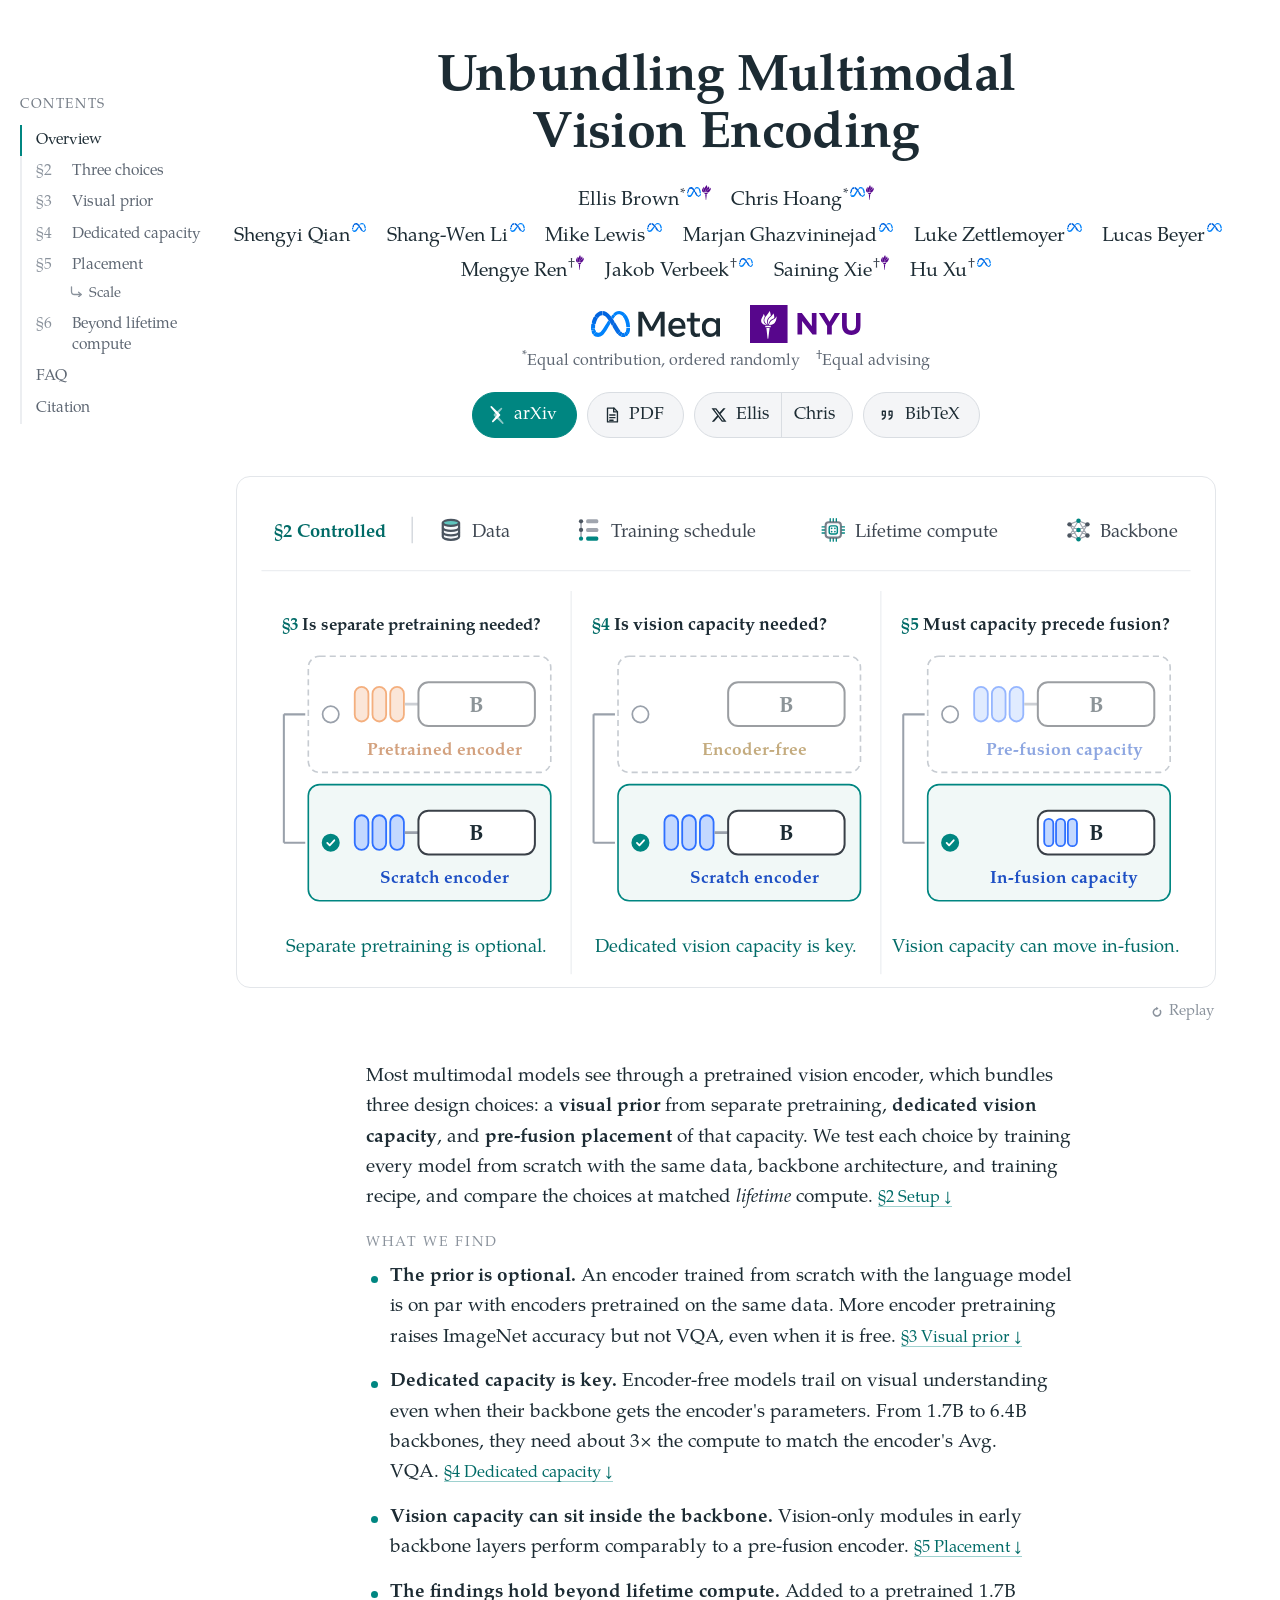
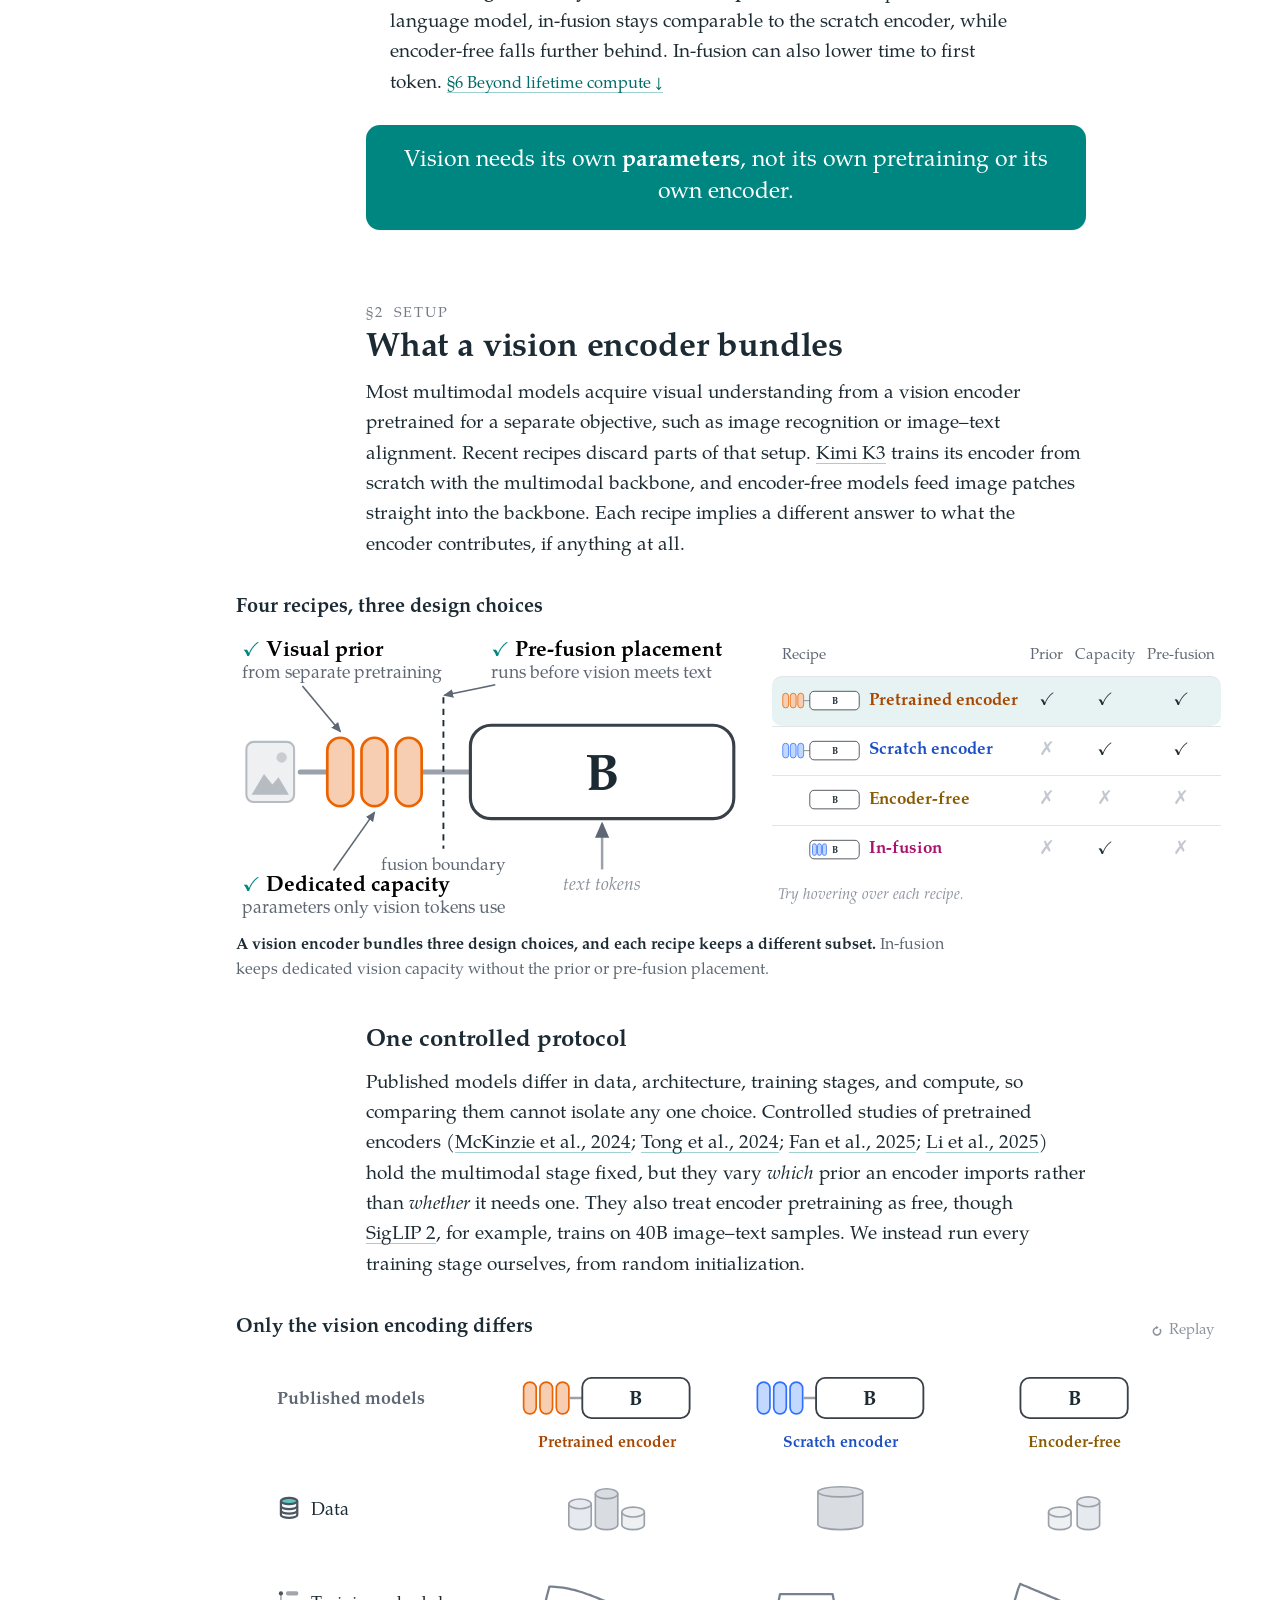
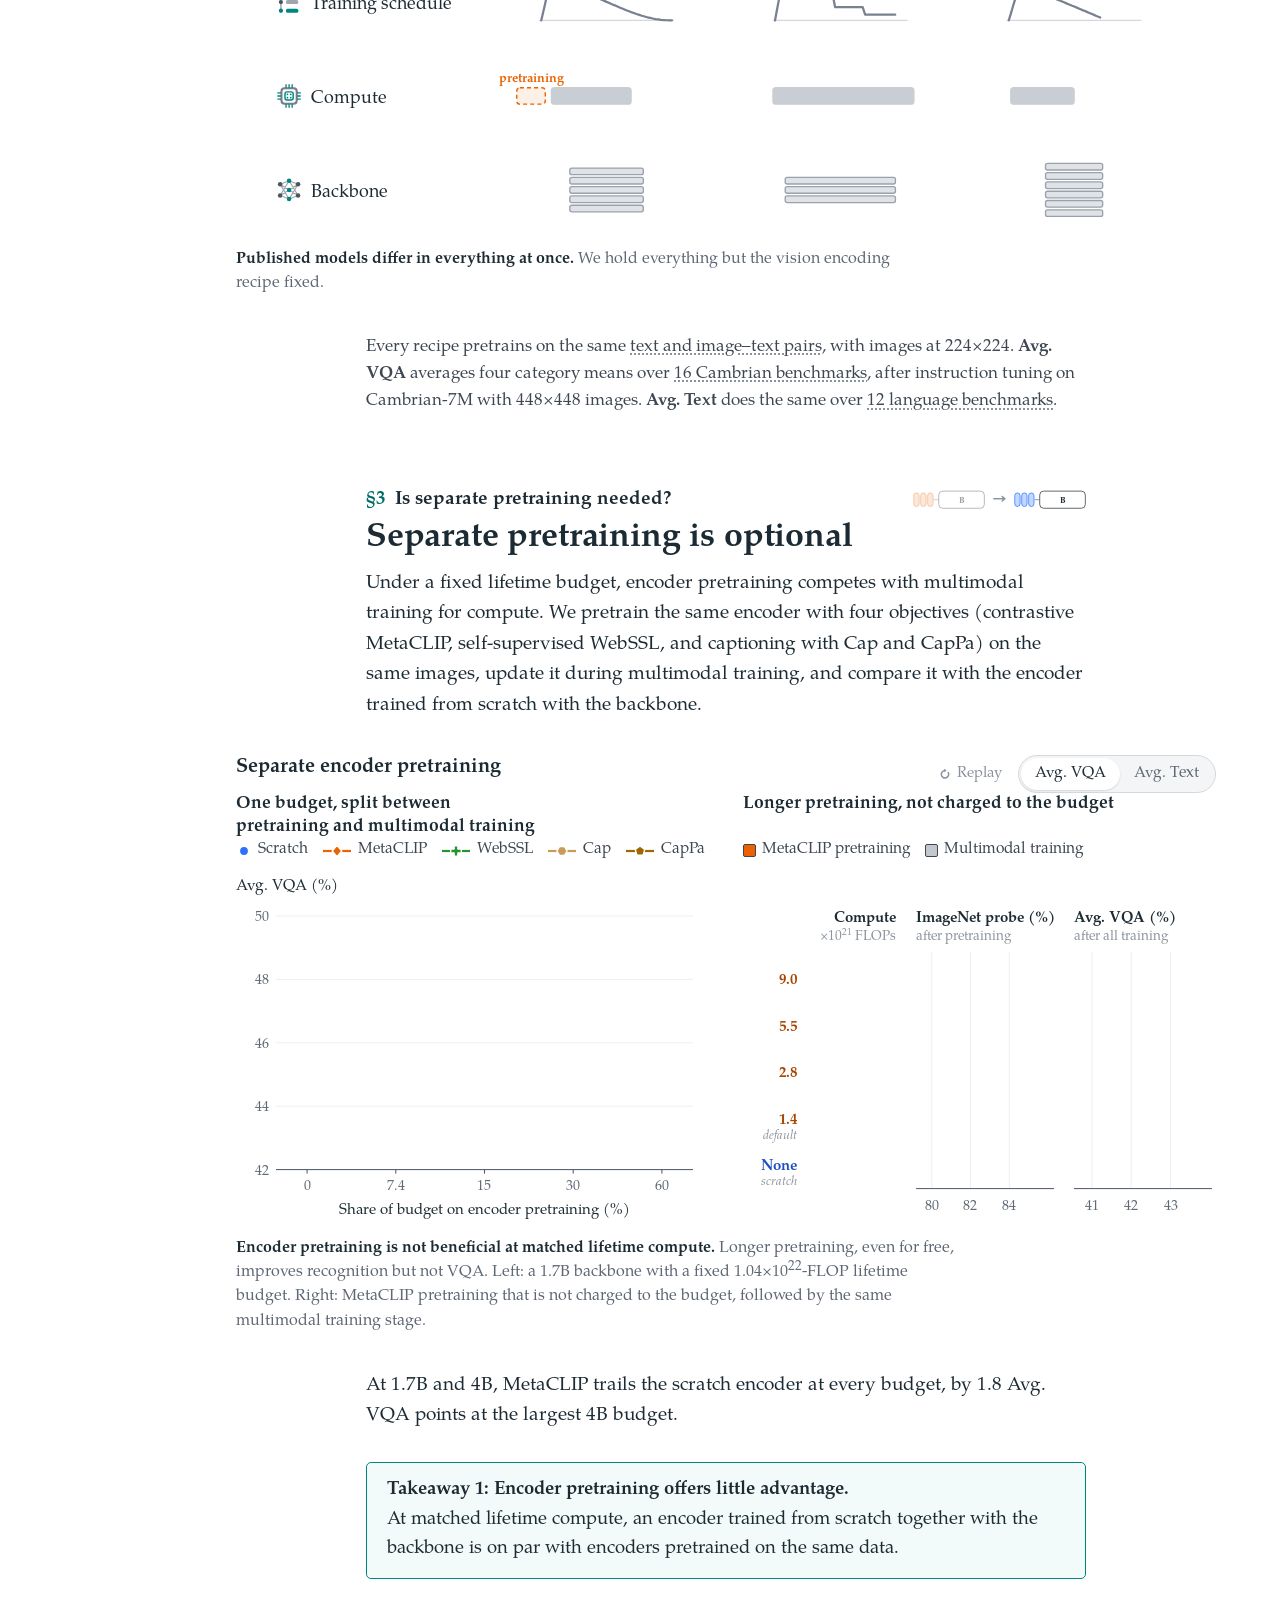
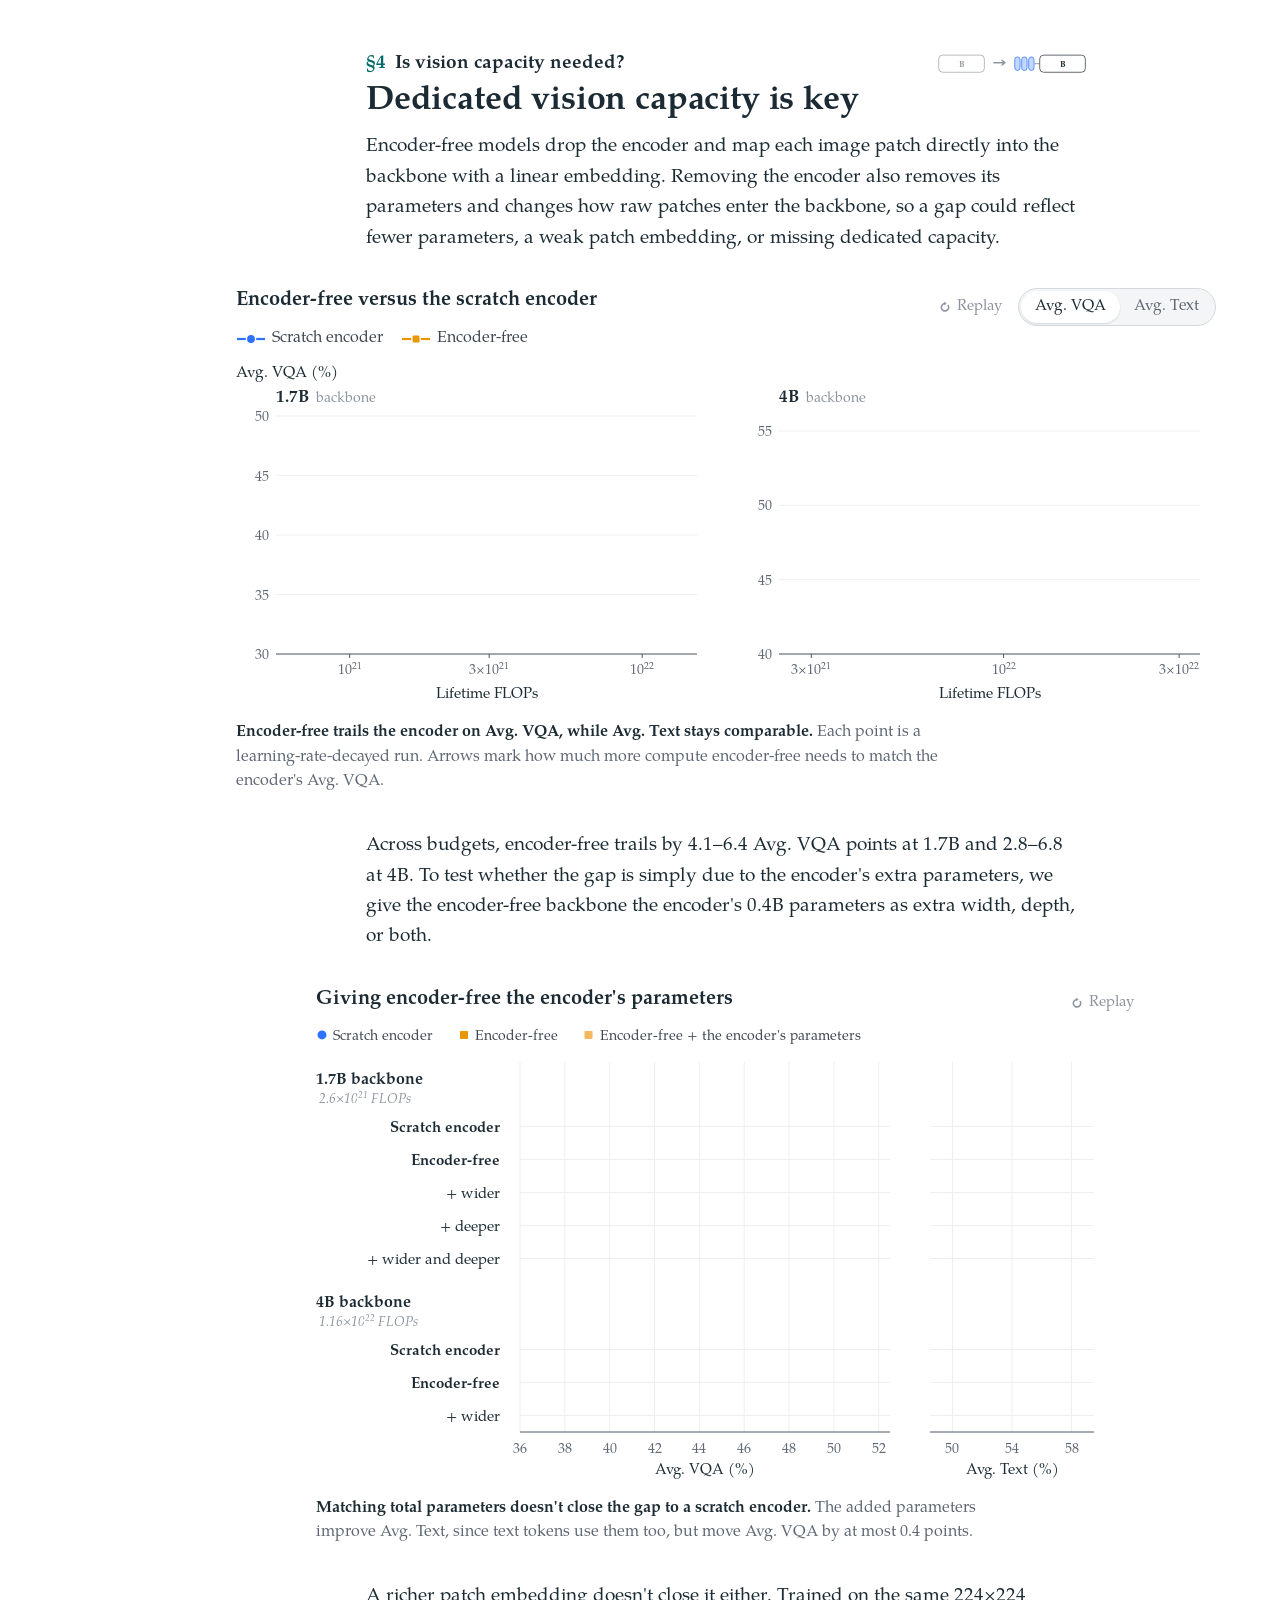
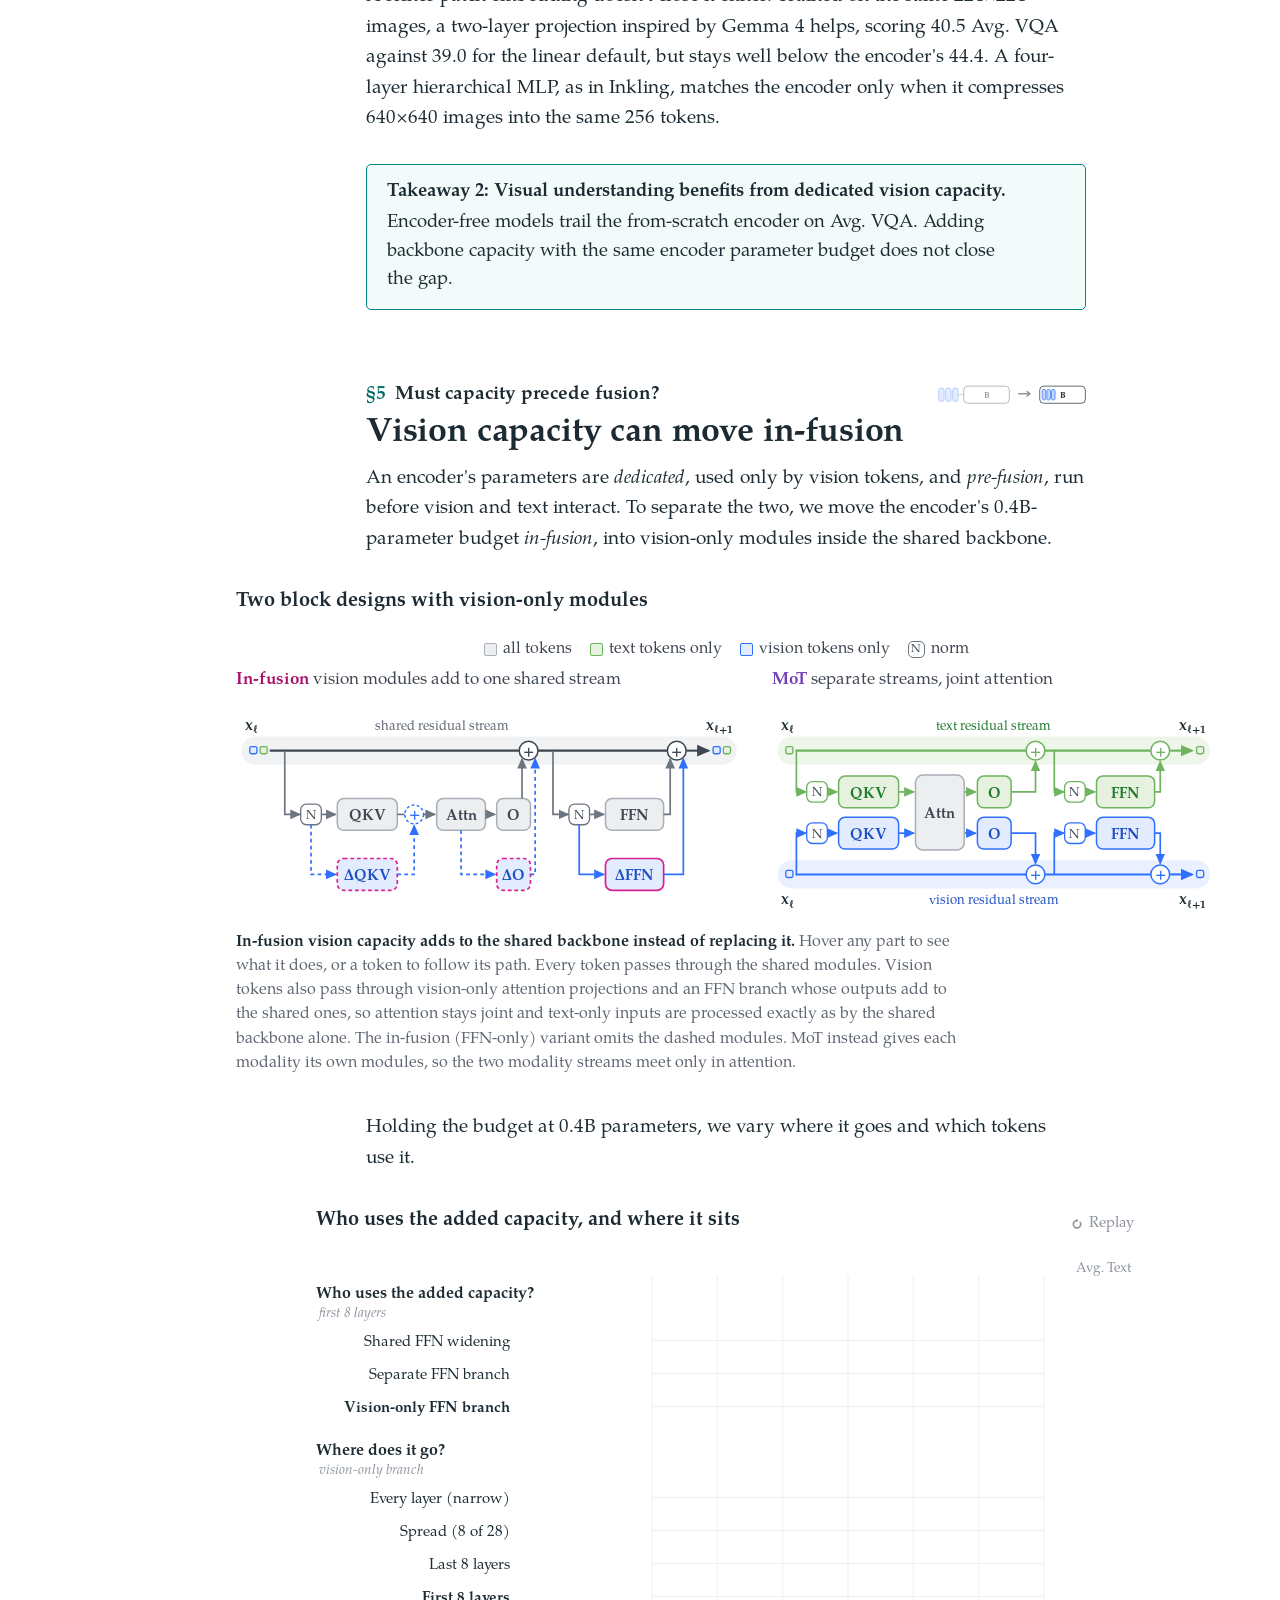
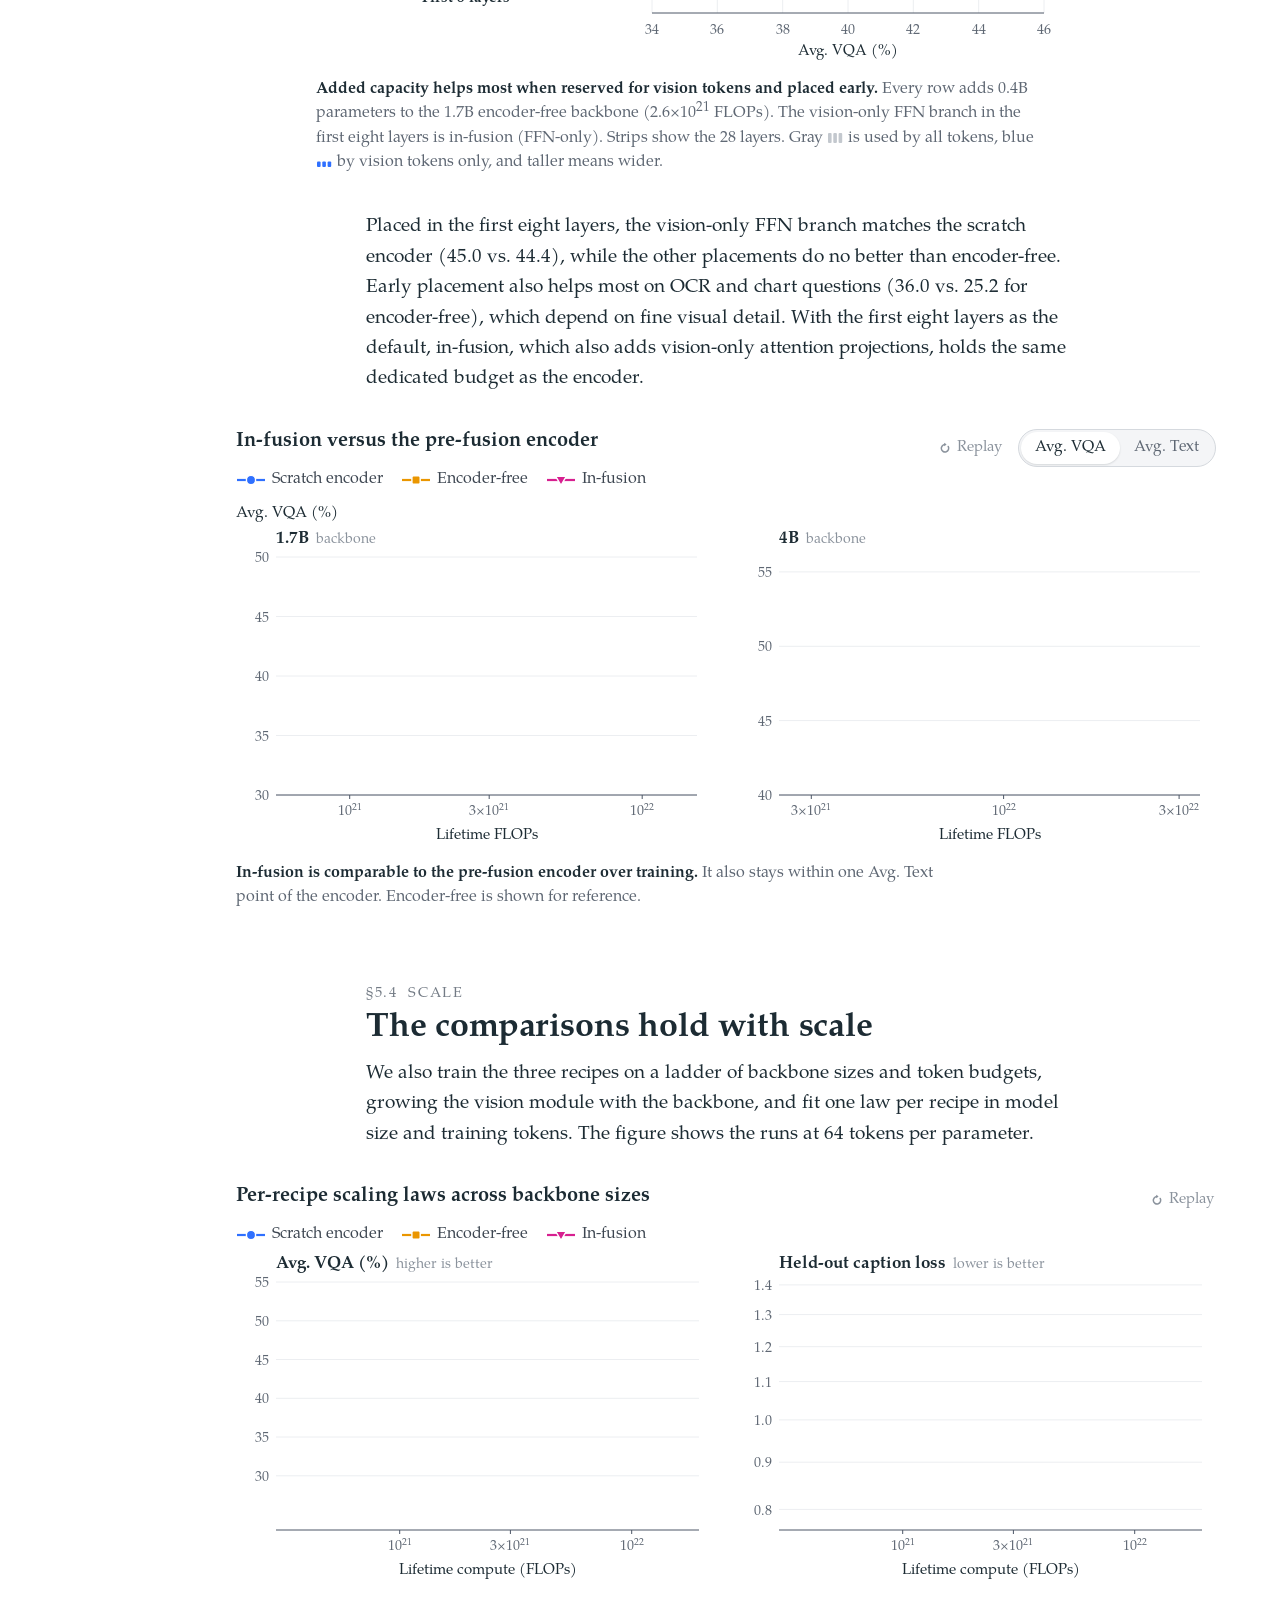
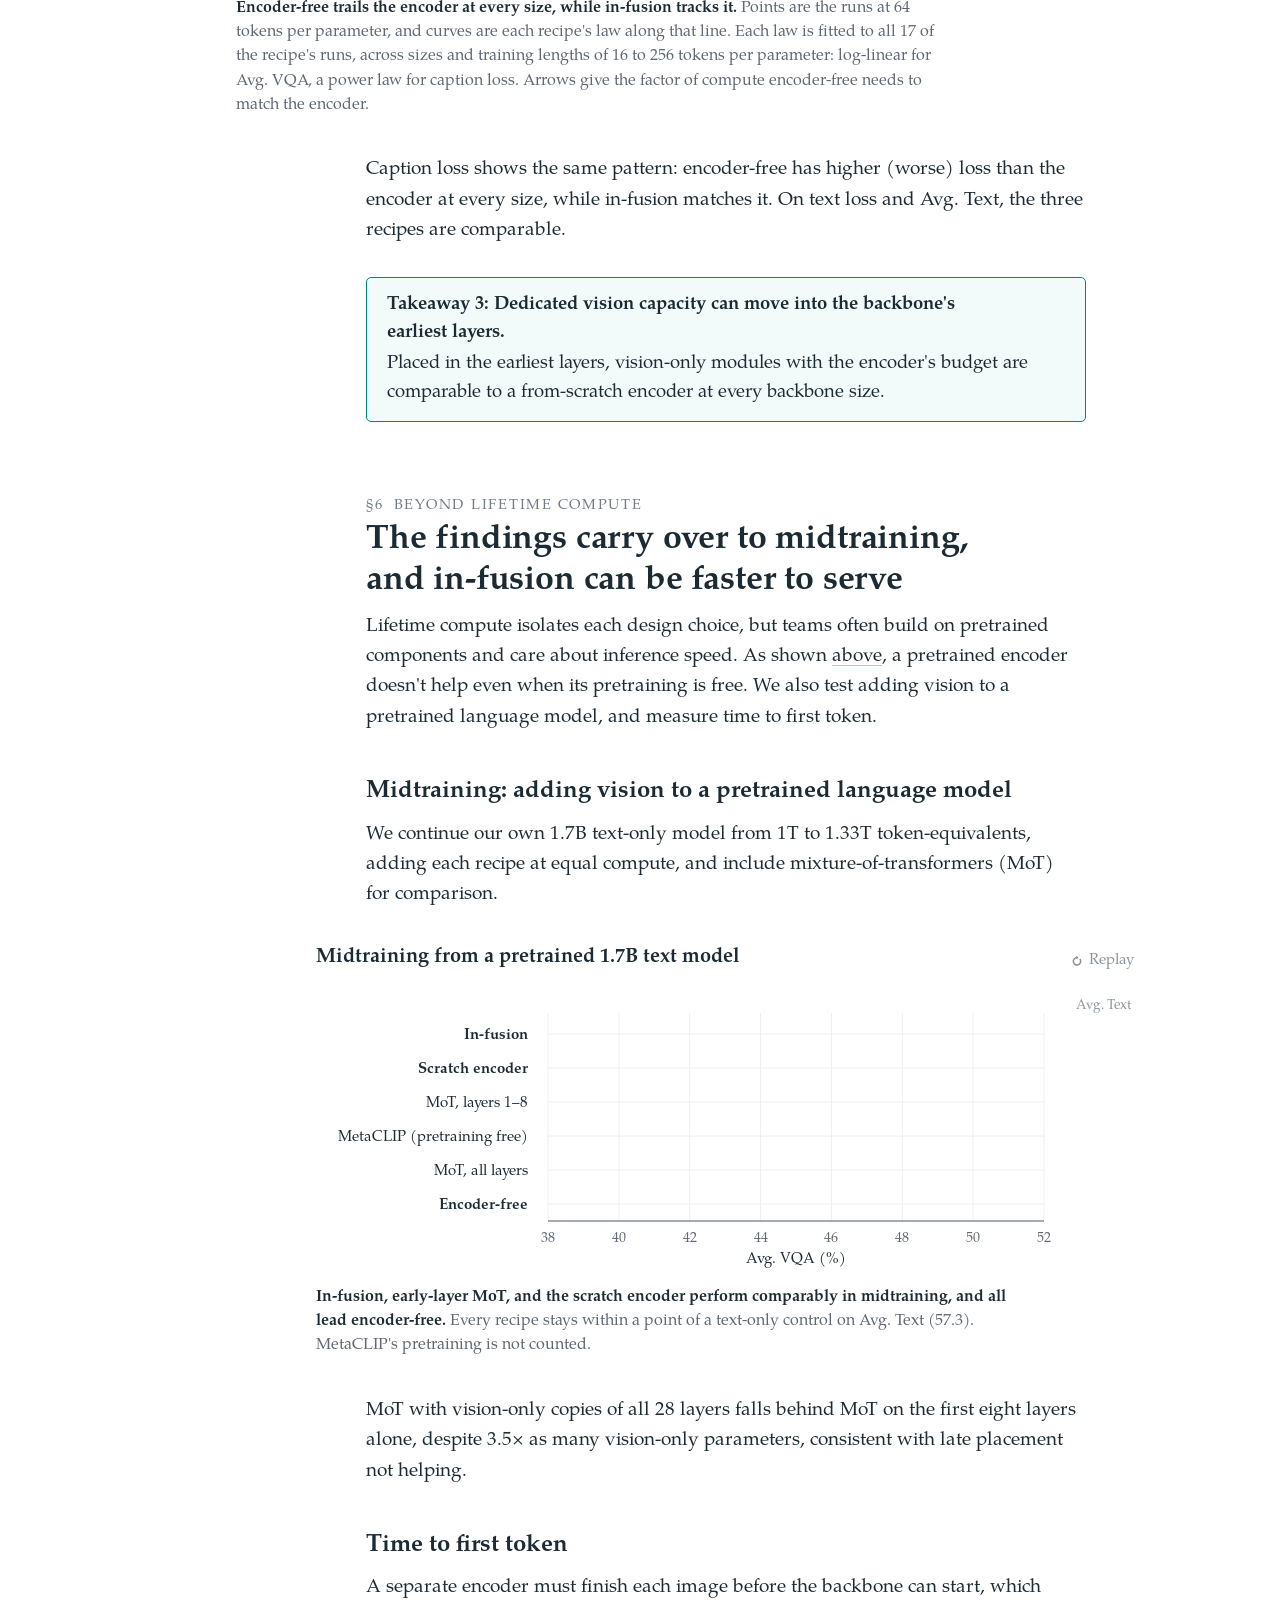
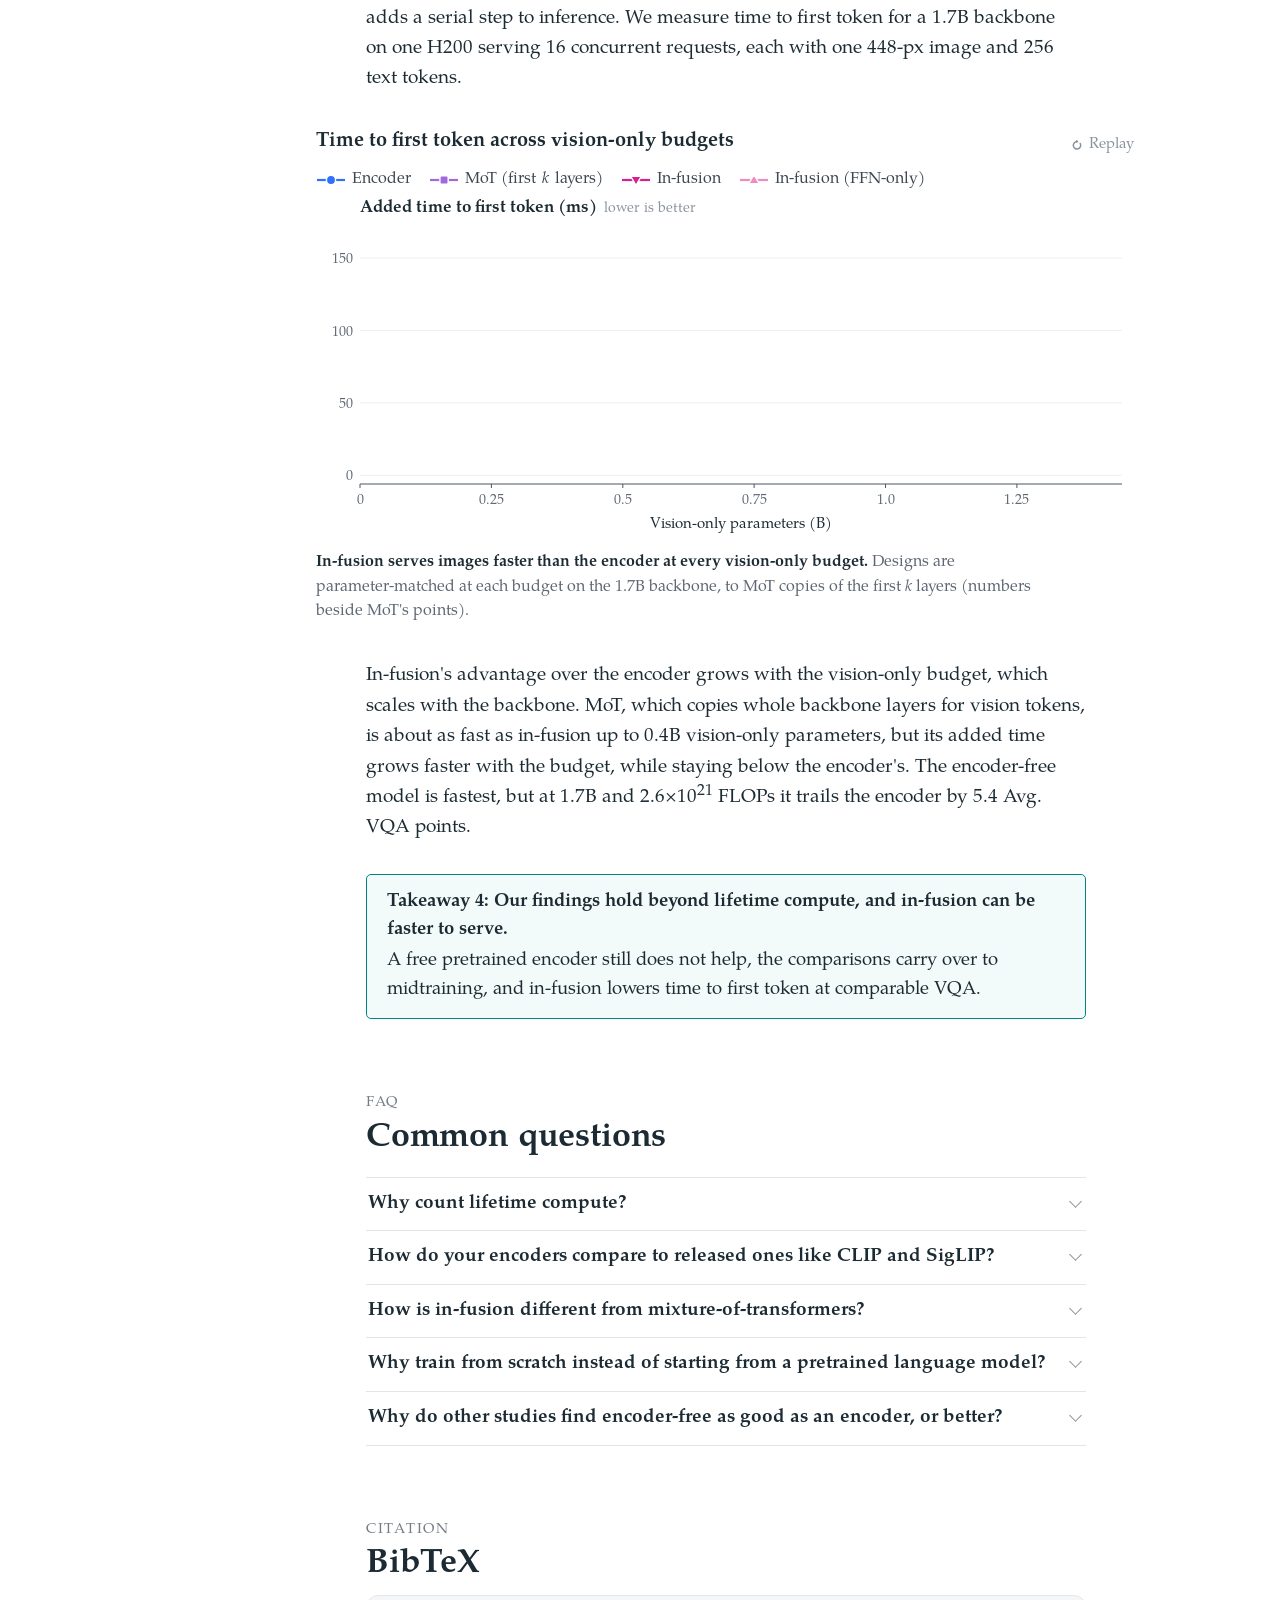
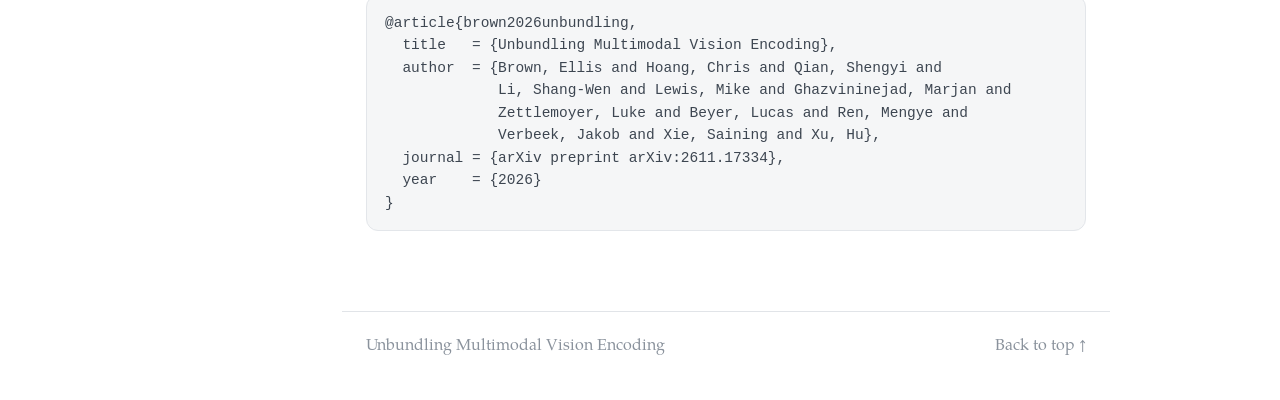
<file: index.html>
<!DOCTYPE html>
<html lang="en">
<head>
  <meta charset="utf-8">
  <meta name="viewport" content="width=device-width, initial-scale=1">
  <title>Unbundling Multimodal Vision Encoding</title>
  <meta name="description" content="A vision encoder bundles three design choices: a visual prior, dedicated vision capacity, and pre-fusion placement. Controlled from-scratch training at matched lifetime compute shows that only dedicated capacity keeps its advantage.">
  <link rel="canonical" href="https://unbundling.github.io/">
  <meta property="og:type" content="website">
  <meta property="og:title" content="Unbundling Multimodal Vision Encoding">
  <meta property="og:description" content="Of the three design choices a vision encoder bundles, only dedicated vision capacity keeps its advantage, and it needs neither separate pretraining nor pre-fusion placement.">
  <meta property="og:url" content="https://unbundling.github.io/">
  <meta property="og:image" content="https://unbundling.github.io/static/img/social-card.png">
  <meta name="twitter:card" content="summary_large_image">
  <meta name="twitter:title" content="Unbundling Multimodal Vision Encoding">
  <meta name="twitter:description" content="Of the three design choices a vision encoder bundles, only dedicated vision capacity keeps its advantage, and it needs neither separate pretraining nor pre-fusion placement.">
  <meta name="twitter:image" content="https://unbundling.github.io/static/img/social-card.png">
  <link rel="icon" href="static/img/favicon.svg" type="image/svg+xml">
  <link rel="preload" href="static/fonts/pagella-regular.woff2" as="font" type="font/woff2" crossorigin>
  <link rel="preload" href="static/fonts/pagella-bold.woff2" as="font" type="font/woff2" crossorigin>
  <link rel="stylesheet" href="static/css/style.css">
</head>
<body>
<!-- Protocol icons: the teaser strip and the protocol figure both use these. -->
<svg width="0" height="0" style="position:absolute" aria-hidden="true">
  <symbol id="ic-data" viewBox="0 0 24 24"><path d="M4 5v13.6c0 1.66 3.58 3 8 3s8-1.34 8-3V5" fill="#f8fafc" stroke="currentColor" stroke-width="2.2"/><path d="M4 9.9c0 1.66 3.58 3 8 3s8-1.34 8-3M4 14.3c0 1.66 3.58 3 8 3s8-1.34 8-3" fill="none" stroke="currentColor" stroke-width="2.2"/><ellipse cx="12" cy="5" rx="8" ry="3" fill="#60c5be" stroke="currentColor" stroke-width="2.2"/></symbol>
  <symbol id="ic-schedule" viewBox="0 0 24 24"><path d="M4 3.5V20.5" stroke="#a0a5ae" stroke-width="1.5"/><circle cx="4" cy="3.5" r="2.1" fill="currentColor"/><circle cx="4" cy="12" r="2.1" fill="currentColor"/><circle cx="4" cy="20.5" r="2.1" class="t-acc"/><rect x="9" y="1.5" width="12" height="4" rx="1.6" fill="#a0a5ae"/><rect x="9" y="10" width="12" height="4" rx="1.6" fill="#a0a5ae"/><rect x="9" y="18.5" width="12" height="4" rx="1.6" class="t-acc"/></symbol>
  <symbol id="ic-compute" viewBox="0 0 24 24"><path d="M9 1v2.6M12 1v2.6M15 1v2.6M9 20.4V23M12 20.4V23M15 20.4V23M1 9h2.6M1 12h2.6M1 15h2.6M20.4 9H23M20.4 12H23M20.4 15H23" class="t-acc-s" stroke-width="1.3" stroke-linecap="round"/><rect x="4.5" y="4.5" width="15" height="15" rx="3" fill="#f8fafc" stroke="currentColor" stroke-opacity=".75" stroke-width="2"/><rect x="8" y="8" width="8" height="8" rx="2" fill="none" class="t-acc-s" stroke-width="1.4"/><g class="t-acc"><circle cx="10.4" cy="10.4" r=".85"/><circle cx="13.6" cy="10.4" r=".85"/><circle cx="10.4" cy="13.6" r=".85"/><circle cx="13.6" cy="13.6" r=".85"/></g></symbol>
  <symbol id="ic-backbone" viewBox="0 0 24 24"><path d="M3.2 6.5L12 3M3.2 6.5L12 12M3.2 6.5L12 21M3.2 17.5L12 3M3.2 17.5L12 12M3.2 17.5L12 21M20.8 6.5L12 3M20.8 6.5L12 12M20.8 6.5L12 21M20.8 17.5L12 3M20.8 17.5L12 12M20.8 17.5L12 21" stroke="#a0a5ae" stroke-width="1.1"/><g fill="currentColor"><circle cx="3.2" cy="6.5" r="2.2"/><circle cx="3.2" cy="17.5" r="2.2"/><circle cx="20.8" cy="6.5" r="2.2"/><circle cx="20.8" cy="17.5" r="2.2"/></g><g class="t-acc"><circle cx="12" cy="3" r="2.2"/><circle cx="12" cy="12" r="2.2"/><circle cx="12" cy="21" r="2.2"/></g></symbol>
</svg>

<!-- contents: a side list on wide screens (each entry is the section's finding) -->
<nav class="toc" aria-label="Contents">
  <p class="toc-label">Contents</p>
  <ol>
    <li><a href="#top">Overview</a></li>
    <li><a href="#setup"><span class="sec">§2</span>Three choices</a></li>
    <li><a href="#prior"><span class="sec">§3</span>Visual prior</a></li>
    <li><a href="#capacity"><span class="sec">§4</span>Dedicated capacity</a></li>
    <li><a href="#placement"><span class="sec">§5</span>Placement</a>
      <ol><li><a class="sub" href="#scale">Scale</a></li></ol></li>
    <li><a href="#practical"><span class="sec">§6</span>Beyond lifetime compute</a></li>
    <li><a href="#faq">FAQ</a></li>
    <li><a href="#citation">Citation</a></li>
  </ol>
</nav>

<main class="page">

<!-- ===================================================================== header -->
<header class="hero" id="top">
  <h1>Unbundling Multimodal Vision&nbsp;Encoding</h1>

  <div class="authors">
    <div class="au-row">
      <span class="au"><a href="https://ellisbrown.github.io/">Ellis Brown</a><sup>*</sup><img class="mk m" src="static/img/meta-mark.svg" alt="" title="Meta FAIR"><img class="mk n" src="static/img/nyu-torch.svg" alt="" title="New York University"></span>
      <span class="au"><a href="https://www.chrishoang.com/">Chris Hoang</a><sup>*</sup><img class="mk m" src="static/img/meta-mark.svg" alt="" title="Meta FAIR"><img class="mk n" src="static/img/nyu-torch.svg" alt="" title="New York University"></span>
    </div>
    <div class="au-row">
      <span class="au"><a href="https://jasonqsy.github.io/">Shengyi Qian</a><img class="mk m" src="static/img/meta-mark.svg" alt="" title="Meta FAIR"></span>
      <span class="au"><a href="https://ai.meta.com/people/1630642931666147/shang-wen-daniel-li/">Shang-Wen Li</a><img class="mk m" src="static/img/meta-mark.svg" alt="" title="Meta FAIR"></span>
      <span class="au"><a href="https://scholar.google.com/citations?user=SnQnQicAAAAJ">Mike Lewis</a><img class="mk m" src="static/img/meta-mark.svg" alt="" title="Meta FAIR"></span>
      <span class="au"><a href="https://scholar.google.com/citations?user=0VG3sQIAAAAJ">Marjan Ghazvininejad</a><img class="mk m" src="static/img/meta-mark.svg" alt="" title="Meta FAIR"></span>
      <span class="au"><a href="https://www.cs.washington.edu/people/faculty/lsz">Luke Zettlemoyer</a><img class="mk m" src="static/img/meta-mark.svg" alt="" title="Meta FAIR"></span>
      <span class="au"><a href="https://lucasb.eyer.be/">Lucas Beyer</a><img class="mk m" src="static/img/meta-mark.svg" alt="" title="Meta FAIR"></span>
    </div>
    <div class="au-row">
      <span class="au"><a href="https://www.mengyeren.com/">Mengye Ren</a><sup>†</sup><img class="mk n" src="static/img/nyu-torch.svg" alt="" title="New York University"></span>
      <span class="au"><a href="https://thoth.inrialpes.fr/~verbeek/">Jakob Verbeek</a><sup>†</sup><img class="mk m" src="static/img/meta-mark.svg" alt="" title="Meta FAIR"></span>
      <span class="au"><a href="https://www.sainingxie.com/">Saining Xie</a><sup>†</sup><img class="mk n" src="static/img/nyu-torch.svg" alt="" title="New York University"></span>
      <span class="au"><a href="https://howardhsu.github.io/">Hu Xu</a><sup>†</sup><img class="mk m" src="static/img/meta-mark.svg" alt="" title="Meta FAIR"></span>
    </div>
  </div>

  <div class="logos">
    <img src="static/img/meta.svg" alt="Meta FAIR" class="logo-meta">
    <img src="static/img/nyu.svg" alt="New York University" class="logo-nyu">
  </div>
  <p class="notes"><span><sup>*</sup>Equal contribution, ordered randomly</span> <span><sup>†</sup>Equal advising</span></p>

  <nav class="buttons" aria-label="Paper links">
    <!-- arXiv's official small logomark (info.arxiv.org/brand/logos.html) in a single color, the button's, with its gray strokes
         lighter than its red one as in the original -->
    <a class="btn primary" href="https://arxiv.org/abs/2611.17334">
      <svg viewBox="0 0 17.732 24.269" aria-hidden="true"><g transform="translate(-566.984 -271.548)" fill="currentColor"><path d="M573.549,280.916l2.266,2.738,6.674-7.84c.353-.47.52-.717.353-1.117a1.218,1.218,0,0,0-1.061-.748h0a.953.953,0,0,0-.712.262Z" opacity=".55"/><path d="M579.525,282.225l-10.606-10.174a1.413,1.413,0,0,0-.834-.5,1.09,1.09,0,0,0-1.027.66c-.167.4-.047.681.319,1.206l8.44,10.242h0l-6.282,7.716a1.336,1.336,0,0,0-.323,1.3,1.114,1.114,0,0,0,1.04.69A.992.992,0,0,0,571,293l8.519-7.92A1.924,1.924,0,0,0,579.525,282.225Z"/><path d="M584.32,293.912l-8.525-10.275,0,0L573.53,280.9l-1.389,1.254a2.063,2.063,0,0,0,0,2.965l10.812,10.419a.925.925,0,0,0,.742.282,1.039,1.039,0,0,0,.953-.667A1.261,1.261,0,0,0,584.32,293.912Z" opacity=".55"/></g></svg>
      arXiv</a>
    <a class="btn" href="static/pdf/unbundling.pdf">
      <svg viewBox="0 0 24 24" aria-hidden="true"><path d="M6 2.75h8.5L19.25 7.5v13.75H6z" fill="none" stroke="currentColor" stroke-width="1.8" stroke-linejoin="round"/><path d="M14.25 2.75V7.75h5M9 12h7M9 15.5h7M9 19h4.5" fill="none" stroke="currentColor" stroke-width="1.8" stroke-linecap="round"/></svg>
      PDF</a>
    <!-- the two co-leads' threads on X: one pill, split into a link for each -->
    <span class="btn split" role="group" aria-label="Threads on X">
      <svg viewBox="0 0 24 24" aria-hidden="true"><path d="M17.75 3h3.07l-6.71 7.67L22 21h-6.18l-4.84-6.33L5.44 21H2.37l7.18-8.2L2 3h6.34l4.37 5.78zm-1.08 16.18h1.7L7.4 4.73H5.58z" fill="currentColor"/></svg>
      <a href="https://x.com/_ellisbrown/status/2121335477244428419" title="Ellis's thread on X" aria-label="Ellis Brown's thread on X">Ellis</a>
      <a href="https://x.com/choang333/status/2121335484236386574" title="Chris's thread on X" aria-label="Chris Hoang's thread on X">Chris</a>
    </span>
    <a class="btn" href="#citation">
      <svg viewBox="0 0 24 24" aria-hidden="true"><path d="M4.5 17.5c2.6-.6 3.9-2.4 3.9-5.3V7H4.5v5.2h2.1M13.5 17.5c2.6-.6 3.9-2.4 3.9-5.3V7h-3.9v5.2h2.1" fill="none" stroke="currentColor" stroke-width="1.8" stroke-linejoin="round" stroke-linecap="round"/></svg>
      BibTeX</a>
  </nav>
</header>

<!-- contents: below the side list's breakpoint, a sticky bar names the current section and opens the full list -->
<nav class="tabs" aria-label="Sections">
  <button class="tabs-btn" type="button" aria-expanded="false" aria-controls="tabs-list"><svg viewBox="0 0 16 16" aria-hidden="true"><path d="M2 4h12M2 8h12M2 12h12" stroke="currentColor" stroke-width="1.6" stroke-linecap="round"/></svg><span class="tabs-label">Contents</span><span class="tabs-cur">Overview</span><svg class="tabs-chev" viewBox="0 0 12 12" aria-hidden="true"><path d="M3 4.5l3 3 3-3" fill="none" stroke="currentColor" stroke-width="1.5" stroke-linecap="round" stroke-linejoin="round"/></svg></button>
  <ol id="tabs-list">
    <li><a href="#top">Overview</a></li>
    <li><a href="#setup"><span class="sec">§2</span>Three choices</a></li>
    <li><a href="#prior"><span class="sec">§3</span>Visual prior</a></li>
    <li><a href="#capacity"><span class="sec">§4</span>Dedicated capacity</a></li>
    <li><a href="#placement"><span class="sec">§5</span>Placement</a></li>
    <li><a href="#practical"><span class="sec">§6</span>Beyond lifetime compute</a></li>
    <li><a href="#faq">FAQ</a></li>
    <li><a href="#citation">Citation</a></li>
  </ol>
</nav>

<!-- ===================================================================== teaser -->
<!-- anim.js draws the three questions and answers them in turn; each question links to its section. -->
<figure class="teaser wide">
  <svg class="anim" viewBox="0 0 960 500" role="group" aria-label="Three questions about the vision encoder, answered: separate pretraining is optional, dedicated vision capacity is key, and vision capacity can move in-fusion."><g></g></svg>
  <button class="replay" type="button"><svg viewBox="0 0 12 12" aria-hidden="true"><path d="M9.2 4.45A3.7 3.7 0 1 1 6 2.6" fill="none" stroke="currentColor" stroke-width="1.5" stroke-linecap="round"/><path d="M7.6 2.6L5.2 0.85v3.5z" fill="currentColor"/></svg>Replay</button>
</figure>

<!-- ===================================================================== summary -->
<section class="summary" aria-label="Summary">
  <p>Most multimodal models see through a pretrained vision encoder, which bundles three design choices: a <b>visual prior</b> from separate pretraining, <b>dedicated vision capacity</b>, and <b>pre-fusion placement</b> of that capacity. We test each choice by training every model from scratch with the same data, backbone architecture, and training recipe, and compare the choices at matched <em>lifetime</em> compute. <a class="jump" href="#setup">§2&nbsp;Setup&nbsp;↓</a></p>
  <p class="sum-head">What we find</p>
  <ul>
    <li><b>The prior is optional.</b> An encoder trained from scratch with the language model is on par with encoders pretrained on the same data. More encoder pretraining raises ImageNet accuracy but not VQA, even when it is free. <a class="jump" href="#prior">§3&nbsp;Visual prior&nbsp;↓</a></li>
    <li><b>Dedicated capacity is key.</b> Encoder-free models trail on visual understanding even when their backbone gets the encoder's parameters. From 1.7B to 6.4B backbones, they need about 3× the compute to match the encoder's Avg. VQA. <a class="jump" href="#capacity">§4&nbsp;Dedicated capacity&nbsp;↓</a></li>
    <li><b>Vision capacity can sit inside the backbone.</b> Vision-only modules in early backbone layers perform comparably to a pre-fusion encoder. <a class="jump" href="#placement">§5&nbsp;Placement&nbsp;↓</a></li>
    <li><b>The findings hold beyond lifetime compute.</b> Added to a pretrained 1.7B language model, in-fusion stays comparable to the scratch encoder, while encoder-free falls further behind. In-fusion can also lower time to first token. <a class="jump" href="#practical">§6&nbsp;Beyond lifetime compute&nbsp;↓</a></li>
  </ul>
</section>

<aside class="key" aria-label="Key message">
  <p>Vision needs its own <b>parameters</b>, not its own pretraining or its own encoder.</p>
</aside>

<!-- Video:
<figure class="video wide"><video src="static/video/overview.mp4" poster="static/img/social-card.png" controls playsinline preload="metadata"></video></figure>
-->

<!-- ===================================================================== setup -->
<section id="setup">
  <p class="kicker"><span><span class="sec">§2</span>Setup</span></p>
  <h2>What a vision encoder bundles</h2>
  <p>Most multimodal models acquire visual understanding from a vision encoder pretrained for a separate objective, such as image recognition or image–text alignment. Recent recipes discard parts of that setup. <a href="https://arxiv.org/abs/2607.24653">Kimi K3</a> trains its encoder from scratch with the multimodal backbone, and encoder-free models feed image patches straight into the backbone. Each recipe implies a different answer to what the encoder contributes, if anything at all.</p>

  <figure class="viz wide bundle-fig">
    <div class="vh"><div>
      <h4>Four recipes, three design choices</h4>
    </div></div>
    <div class="bundle-grid">
      <div id="bundle" class="bundle"></div>
      <div class="recipes-col">
      <table id="recipes" class="recipes">
        <thead><tr><th>Recipe</th><th>Prior</th><th>Capacity</th><th>Pre-fusion</th></tr></thead>
        <tbody>
          <tr data-recipe="pretrained" tabindex="0"><td><span class="g" data-glyph="pretrained" data-h="22"></span><span class="c-pre">Pretrained encoder</span></td><td class="y">✓</td><td class="y">✓</td><td class="y">✓</td></tr>
          <tr data-recipe="scratch" tabindex="0"><td><span class="g" data-glyph="scratch" data-h="22"></span><span class="c-enc">Scratch encoder</span></td><td class="n">✗</td><td class="y">✓</td><td class="y">✓</td></tr>
          <tr data-recipe="free" tabindex="0"><td><span class="g" data-glyph="free" data-h="22"></span><span class="c-ef">Encoder-free</span></td><td class="n">✗</td><td class="n">✗</td><td class="n">✗</td></tr>
          <tr data-recipe="infusion" tabindex="0"><td><span class="g" data-glyph="infusion" data-h="22"></span><span class="c-inf">In-fusion</span></td><td class="n">✗</td><td class="y">✓</td><td class="n">✗</td></tr>
        </tbody>
      </table>
      <p class="hint"><span class="hint-hover">Try hovering over each recipe.</span><span class="hint-tap">Try tapping each recipe.</span></p>
      </div>
    </div>
    <figcaption><b>A vision encoder bundles three design choices, and each recipe keeps a different subset.</b> In-fusion keeps dedicated vision capacity without the prior or pre-fusion placement.</figcaption>
  </figure>

  <h3>One controlled protocol</h3>
  <p>Published models differ in data, architecture, training stages, and compute, so comparing them cannot isolate any one choice. Controlled studies of pretrained encoders (<a href="https://arxiv.org/abs/2403.09611">McKinzie et&nbsp;al., 2024</a>; <a href="https://arxiv.org/abs/2406.16860">Tong et&nbsp;al., 2024</a>; <a href="https://arxiv.org/abs/2504.01017">Fan et&nbsp;al., 2025</a>; <a href="https://arxiv.org/abs/2505.04601">Li et&nbsp;al., 2025</a>) hold the multimodal stage fixed, but they vary <em>which</em> prior an encoder imports rather than <em>whether</em> it needs one. They also treat encoder pretraining as free, though <a href="https://arxiv.org/abs/2502.14786">SigLIP&nbsp;2</a>, for example, trains on 40B image–text samples. We instead run every training stage ourselves, from random initialization.</p>

  <figure class="viz wide" id="fig-protocol">
    <div class="vh">
      <div>
        <h4>Only the vision encoding differs</h4>
      </div>
      <div class="vh-tools"><button class="replay" type="button"><svg viewBox="0 0 12 12" aria-hidden="true"><path d="M9.2 4.45A3.7 3.7 0 1 1 6 2.6" fill="none" stroke="currentColor" stroke-width="1.5" stroke-linecap="round"/><path d="M7.6 2.6L5.2 0.85v3.5z" fill="currentColor"/></svg>Replay</button></div>
    </div>
    <svg class="anim" viewBox="0 84 960 470" role="img" aria-label="Published models differ in data, training schedule, compute and backbone all at once, so no comparison between them is clean. We fix each to one common setting. Data: text from Nemotron-CC v2 and v2.1 and image–text pairs from MetaCLIP 1.2 (English subset). Training schedule: warmup–stable–decay (Hu et al., 2024; Wen et al., 2025; Hägele et al., 2024); budgets up to 2.9×10^22 FLOPs; one peak learning rate per backbone size. Lifetime compute: all training before instruction tuning counts, encoder pretraining too, and recipes are compared at matched lifetime compute. Backbone: a dense decoder-only Transformer trained from scratch, following the Qwen3 1.7B and 4B configurations; encoders are 27-layer, 0.4B ViTs. Only the vision encoding differs: pretrained encoder, scratch encoder, encoder-free, and in-fusion."><g></g></svg>
    <figcaption><b>Published models differ in everything at once.</b> We hold everything but the vision encoding recipe fixed.</figcaption>
  </figure>
  <p class="metrics">Every recipe pretrains on the same <button type="button" class="bench" data-bench="data" aria-expanded="false">text and image–text pairs</button>, with images at 224×224. <b>Avg. VQA</b> averages four category means over <button type="button" class="bench" data-bench="vqa" aria-expanded="false">16 Cambrian benchmarks</button>, after instruction tuning on Cambrian-7M with 448×448 images. <b>Avg. Text</b> does the same over <button type="button" class="bench" data-bench="text" aria-expanded="false">12 language benchmarks</button>.</p>
  <!-- Training-data examples for the hover on "text and image–text pairs" (main.js dataNode): MetaCLIP 1.2 images as
       the model sees them (224×224 center crops) with their verbatim Qwen2.5-VL-32B-Instruct recaptions, and Nemotron-CC
       excerpts, screened for people, logos, watermarks and readable copyrighted text (2026-11-10). -->
  <template id="data-examples" data-title="Examples of the training data" data-img-head="Image–text pairs: MetaCLIP 1.2 images, each with its Qwen2.5-VL-32B caption" data-text-head="Text: Nemotron-CC">
    <figure class="ex-img"><img src="static/img/data/01.jpg" alt="" width="224" height="224"><figcaption>A vibrant Caesar salad with crisp romaine lettuce, toasted croutons, and grated Parmesan cheese, served in a white bowl with a fork ready to dig in.</figcaption></figure>
    <figure class="ex-img"><img src="static/img/data/02.jpg" alt="" width="224" height="224"><figcaption>A skipper butterfly with brown wings and white markings rests on a vibrant pink coneflower, its proboscis extended towards the flower&#x27;s center. Surrounding green foliage provides a lush backdrop.</figcaption></figure>
    <figure class="ex-img"><img src="static/img/data/03.jpg" alt="" width="224" height="224"><figcaption>Two classic red British telephone boxes stand side by side, marked with the word &quot;TELEPHONE&quot; above their glass-paneled doors, set against a backdrop of green trees and a faint reflection of urban surroundings.</figcaption></figure>
    <figure class="ex-img"><img src="static/img/data/04.jpg" alt="" width="224" height="224"><figcaption>The Great Sphinx of Giza, an ancient limestone statue with a human head and lion&#x27;s body, stands majestically in the desert, with the pyramids visible in the background.</figcaption></figure>
    <figure class="ex-img"><img src="static/img/data/05.jpg" alt="" width="224" height="224"><figcaption>A vibrant green pine tree stands prominently in a lush, rolling countryside under a bright blue sky with scattered clouds. A rustic wooden fence and a hay bale add charm to the serene, pastoral landscape, with distant mountains and scattered trees completing the picturesque scene.</figcaption></figure>
    <figure class="ex-img"><img src="static/img/data/06.jpg" alt="" width="224" height="224"><figcaption>A skewer of grilled prawns is artfully arranged atop a bed of fresh greens and garnished with dill, served in a delicate glass bowl, complemented by a vibrant blue glass in the background.</figcaption></figure>
    <figure class="ex-img"><img src="static/img/data/07.jpg" alt="" width="224" height="224"><figcaption>A modern interior space with exposed wooden beams and a warm, natural aesthetic, featuring a minimalist lounge area with light-colored furniture, a round coffee table, and a view to an outdoor courtyard with trees and a stone wall.</figcaption></figure>
    <figure class="ex-img"><img src="static/img/data/08.jpg" alt="" width="224" height="224"><figcaption>A pristine tropical beach stretches into the distance under a vibrant blue sky dotted with fluffy white clouds, featuring crystal-clear turquoise waters meeting soft, golden sand.</figcaption></figure>
    <blockquote class="ex-text" data-tier="Nemotron-CC v2.1, high-quality web text">For an easy-to-grow and low-maintenance houseplant, Cobra Anthurium is one to consider. Grown for its foliage, the Cobra Anthurium is a strong plant with vigorous growth. It produces large, leathery green leaves that take on a shade of purple with age. This plant is a great choice for purifying the air and providing a focal interest indoors.</blockquote>
    <blockquote class="ex-text" data-tier="Nemotron-CC v2, synthetic rephrasing of high-quality web text">The text mentions a BBC program that focuses on four notable individuals: Georg Cantor, Ludwig Boltzmann, Kurt Gödel, and Alan Turing.
The duration of the program is 1.5 hours.
The text suggests that the program is highly recommended for those who have an interest in such topics (&quot;if your nerd streak works that way&quot;).</blockquote>
  </template>
</section>

<!-- ===================================================================== prior -->
<section id="prior">
  <p class="kicker kq"><span><span class="sec">§3</span>Is separate pretraining needed?</span><span class="swap" aria-hidden="true"><span class="g from" data-glyph="pretrained" data-h="20"></span>→<span class="g" data-glyph="scratch" data-h="20"></span></span></p>
  <h2>Separate pretraining is optional</h2>
  <p>Under a fixed lifetime budget, encoder pretraining competes with multimodal training for compute. We pretrain the same encoder with four objectives (contrastive MetaCLIP, self-supervised WebSSL, and captioning with Cap and CapPa) on the same images, update it during multimodal training, and compare it with the encoder trained from scratch with the backbone.</p>

  <figure class="viz wide" id="fig-prior" data-metric="vqa">
    <div class="vh">
      <div>
        <h4>Separate encoder pretraining</h4>
      </div>
      <div class="vh-tools"><button class="replay" type="button"><svg viewBox="0 0 12 12" aria-hidden="true"><path d="M9.2 4.45A3.7 3.7 0 1 1 6 2.6" fill="none" stroke="currentColor" stroke-width="1.5" stroke-linecap="round"/><path d="M7.6 2.6L5.2 0.85v3.5z" fill="currentColor"/></svg>Replay</button><div class="seg" data-for="fig-prior" role="group" aria-label="Metric"><button data-metric="vqa" aria-pressed="true">Avg. VQA</button><button data-metric="text" aria-pressed="false">Avg. Text</button></div></div>
    </div>
    <div class="two-up">
      <div class="sub">
        <div class="sub-title">One budget, split between pretraining and multimodal training</div>
        <div class="legend tight">
          <span class="li"><span data-key="scratch" data-noline></span>Scratch</span>
          <span class="li"><span data-key="metaclip"></span>MetaCLIP</span>
          <span class="li"><span data-key="webssl"></span>WebSSL</span>
          <span class="li"><span data-key="cap"></span>Cap</span>
          <span class="li"><span data-key="cappa"></span>CapPa</span>
        </div>
        <div class="ytitle" data-ytitle-for="upstream">Avg. VQA (%)</div>
        <div class="chart" data-chart="upstream" data-build></div>
      </div>
      <div class="sub">
        <div class="sub-title">Longer pretraining, not charged to the budget</div>
        <div class="legend tight">
          <span class="li"><span class="sw" style="--c: var(--pre)"></span>MetaCLIP pretraining</span>
          <span class="li"><span class="sw" style="--c: #c3c8ce"></span>Multimodal training</span>
        </div>
        <div class="ytitle spacer" aria-hidden="true">&nbsp;</div>
        <div class="chart" data-chart="free" data-build></div>
      </div>
    </div>
    <figcaption><b>Encoder pretraining is not beneficial at matched lifetime compute.</b> Longer pretraining, even for free, improves recognition but not VQA. Left: a 1.7B backbone with a fixed 1.04×10<sup>22</sup>-FLOP lifetime budget. Right: MetaCLIP pretraining that is not charged to the budget, followed by the same multimodal training stage.</figcaption>
  </figure>

  <p>At 1.7B and 4B, MetaCLIP trails the scratch encoder at every budget, by 1.8 Avg. VQA points at the largest 4B budget.</p>

  <aside class="takeaway"><b>Takeaway 1: Encoder pretraining offers little advantage.</b> At matched lifetime compute, an encoder trained from scratch together with the backbone is on par with encoders pretrained on the same data.</aside>
</section>

<!-- ===================================================================== capacity -->
<section id="capacity">
  <p class="kicker kq"><span><span class="sec">§4</span>Is vision capacity needed?</span><span class="swap" aria-hidden="true"><span class="g from" data-glyph="free" data-h="20"></span>→<span class="g" data-glyph="scratch" data-h="20"></span></span></p>
  <h2>Dedicated vision capacity is key</h2>
  <p>Encoder-free models drop the encoder and map each image patch directly into the backbone with a linear embedding. Removing the encoder also removes its parameters and changes how raw patches enter the backbone, so a gap could reflect fewer parameters, a weak patch embedding, or missing dedicated capacity.</p>

  <figure class="viz wide" id="fig-ef" data-metric="vqa">
    <div class="vh">
      <div>
        <h4>Encoder-free versus the scratch encoder</h4>
      </div>
      <div class="vh-tools"><button class="replay" type="button"><svg viewBox="0 0 12 12" aria-hidden="true"><path d="M9.2 4.45A3.7 3.7 0 1 1 6 2.6" fill="none" stroke="currentColor" stroke-width="1.5" stroke-linecap="round"/><path d="M7.6 2.6L5.2 0.85v3.5z" fill="currentColor"/></svg>Replay</button><div class="seg" data-for="fig-ef" role="group" aria-label="Metric"><button data-metric="vqa" aria-pressed="true">Avg. VQA</button><button data-metric="text" aria-pressed="false">Avg. Text</button></div></div>
    </div>
    <div class="legend">
      <span class="li"><span data-key="scratch"></span>Scratch encoder</span>
      <span class="li"><span data-key="encoderFree"></span>Encoder-free</span>
    </div>
    <div class="ytitle" data-ytitle-for="trajEF">Avg. VQA (%)</div>
    <div class="chart" data-chart="trajEF" data-build></div>
    <figcaption><b>Encoder-free trails the encoder on Avg. VQA, while Avg. Text stays comparable.</b> Each point is a learning-rate-decayed run. Arrows mark how much more compute encoder-free needs to match the encoder's Avg. VQA.</figcaption>
  </figure>

  <p>Across budgets, encoder-free trails by 4.1–6.4 Avg. VQA points at 1.7B and 2.8–6.8 at 4B. To test whether the gap is simply due to the encoder's extra parameters, we give the encoder-free backbone the encoder's 0.4B parameters as extra width, depth, or both.</p>

  <figure class="viz wide narrowish">
    <div class="vh">
      <div>
        <h4>Giving encoder-free the encoder's parameters</h4>
      </div>
      <div class="vh-tools"><button class="replay" type="button"><svg viewBox="0 0 12 12" aria-hidden="true"><path d="M9.2 4.45A3.7 3.7 0 1 1 6 2.6" fill="none" stroke="currentColor" stroke-width="1.5" stroke-linecap="round"/><path d="M7.6 2.6L5.2 0.85v3.5z" fill="currentColor"/></svg>Replay</button></div>
    </div>
    <div class="chart" data-chart="steelman" data-build></div>
    <figcaption><b>Matching total parameters doesn't close the gap to a scratch encoder.</b> The added parameters improve Avg. Text, since text tokens use them too, but move Avg. VQA by at most 0.4 points.</figcaption>
  </figure>

  <p>A richer patch embedding doesn't close it either. Trained on the same 224×224 images, a two-layer projection inspired by Gemma&nbsp;4 helps, scoring 40.5 Avg. VQA against 39.0 for the linear default, but stays well below the encoder's 44.4. A four-layer hierarchical MLP, as in Inkling, matches the encoder only when it compresses 640×640 images into the same 256 tokens.</p>

  <aside class="takeaway"><b>Takeaway 2: Visual understanding benefits from dedicated vision capacity.</b> Encoder-free models trail the from-scratch encoder on Avg. VQA. Adding backbone capacity with the same encoder parameter budget does not close the gap.</aside>
</section>

<!-- ===================================================================== placement -->
<section id="placement">
  <p class="kicker kq"><span><span class="sec">§5</span>Must capacity precede fusion?</span><span class="swap" aria-hidden="true"><span class="g from" data-glyph="scratch" data-h="20"></span>→<span class="g" data-glyph="infusion" data-h="20"></span></span></p>
  <h2>Vision capacity can move <span class="nw">in-fusion</span></h2>
  <p>An encoder's parameters are <em>dedicated</em>, used only by vision tokens, and <em>pre-fusion</em>, run before vision and text interact. To separate the two, we move the encoder's 0.4B-parameter budget <em>in-fusion</em>, into vision-only modules inside the shared backbone.</p>

  <figure class="viz wide">
    <div class="vh"><div>
      <h4>Two block designs with vision-only modules</h4>
    </div></div>
    <div class="legend center">
      <span class="li"><span class="sw sw-shared"></span>all tokens</span>
      <span class="li"><span class="sw sw-text"></span>text tokens only</span>
      <span class="li"><span class="sw sw-vis"></span>vision tokens only</span>
      <span class="li"><span class="sw-n">N</span>norm</span>
    </div>
    <div class="schematics">
      <div class="sch"><div class="sch-t"><b class="c-inf">In-fusion</b> vision modules add to one shared stream</div><div data-schematic="infusion"></div></div>
      <div class="sch"><div class="sch-t"><b class="c-mot">MoT</b> separate streams, joint attention</div><div data-schematic="mot"></div></div>
    </div>
    <figcaption><b>In-fusion vision capacity adds to the shared backbone instead of replacing it.</b> Hover any part to see what it does, or a token to follow its path. Every token passes through the shared modules. Vision tokens also pass through vision-only attention projections and an FFN branch whose outputs add to the shared ones, so attention stays joint and text-only inputs are processed exactly as by the shared backbone alone. The in-fusion (FFN-only) variant omits the dashed modules. MoT instead gives each modality its own modules, so the two modality streams meet only in attention.</figcaption>
  </figure>

  <p>Holding the budget at 0.4B parameters, we vary where it goes and which tokens use it.</p>

  <figure class="viz wide narrowish">
    <div class="vh">
      <div>
        <h4>Who uses the added capacity, and where it sits</h4>
      </div>
      <div class="vh-tools"><button class="replay" type="button"><svg viewBox="0 0 12 12" aria-hidden="true"><path d="M9.2 4.45A3.7 3.7 0 1 1 6 2.6" fill="none" stroke="currentColor" stroke-width="1.5" stroke-linecap="round"/><path d="M7.6 2.6L5.2 0.85v3.5z" fill="currentColor"/></svg>Replay</button></div>
    </div>
    <div class="chart" data-chart="capDesign" data-build></div>
    <figcaption><b>Added capacity helps most when reserved for vision tokens and placed early.</b> Every row adds 0.4B parameters to the 1.7B encoder-free backbone (2.6×10<sup>21</sup> FLOPs). The vision-only FFN branch in the first eight layers is in-fusion (FFN-only). Strips show the 28 layers. Gray <span class="strip-key" data-strip-key="shared"></span> is used by all tokens, blue <span class="strip-key" data-strip-key="vis"></span> by vision tokens only, and taller means wider.</figcaption>
  </figure>

  <p>Placed in the first eight layers, the vision-only FFN branch matches the scratch encoder (45.0 vs. 44.4), while the other placements do no better than encoder-free. Early placement also helps most on OCR and chart questions (36.0 vs. 25.2 for encoder-free), which depend on fine visual detail. With the first eight layers as the default, in-fusion, which also adds vision-only attention projections, holds the same dedicated budget as the encoder.</p>

  <figure class="viz wide" id="fig-inf" data-metric="vqa">
    <div class="vh">
      <div>
        <h4>In-fusion versus the pre-fusion encoder</h4>
      </div>
      <div class="vh-tools"><button class="replay" type="button"><svg viewBox="0 0 12 12" aria-hidden="true"><path d="M9.2 4.45A3.7 3.7 0 1 1 6 2.6" fill="none" stroke="currentColor" stroke-width="1.5" stroke-linecap="round"/><path d="M7.6 2.6L5.2 0.85v3.5z" fill="currentColor"/></svg>Replay</button><div class="seg" data-for="fig-inf" role="group" aria-label="Metric"><button data-metric="vqa" aria-pressed="true">Avg. VQA</button><button data-metric="text" aria-pressed="false">Avg. Text</button></div></div>
    </div>
    <div class="legend">
      <span class="li"><span data-key="scratch"></span>Scratch encoder</span>
      <span class="li"><span data-key="encoderFree"></span>Encoder-free</span>
      <span class="li"><span data-key="infusion"></span>In-fusion</span>
    </div>
    <div class="ytitle" data-ytitle-for="trajInf">Avg. VQA (%)</div>
    <div class="chart" data-chart="trajInf" data-build></div>
    <figcaption><b>In-fusion is comparable to the pre-fusion encoder over training.</b> It also stays within one Avg. Text point of the encoder. Encoder-free is shown for reference.</figcaption>
  </figure>

</section>

<!-- ===================================================================== scale -->
<section id="scale">
  <p class="kicker"><span><span class="sec">§5.4</span>Scale</span></p>
  <h2>The comparisons hold with scale</h2>
  <p>We also train the three recipes on a ladder of backbone sizes and token budgets, growing the vision module with the backbone, and fit one law per recipe in model size and training tokens. The figure shows the runs at 64 tokens per parameter.</p>

  <figure class="viz wide">
    <div class="vh">
      <div>
        <h4>Per-recipe scaling laws across backbone sizes</h4>
      </div>
      <div class="vh-tools"><button class="replay" type="button"><svg viewBox="0 0 12 12" aria-hidden="true"><path d="M9.2 4.45A3.7 3.7 0 1 1 6 2.6" fill="none" stroke="currentColor" stroke-width="1.5" stroke-linecap="round"/><path d="M7.6 2.6L5.2 0.85v3.5z" fill="currentColor"/></svg>Replay</button></div>
    </div>
    <div class="legend">
      <span class="li"><span data-key="scratch"></span>Scratch encoder</span>
      <span class="li"><span data-key="encoderFree"></span>Encoder-free</span>
      <span class="li"><span data-key="infusion"></span>In-fusion</span>
    </div>
    <div class="chart" data-chart="ladder" data-build></div>
    <figcaption><b>Encoder-free trails the encoder at every size, while in-fusion tracks it.</b> Points are the runs at 64 tokens per parameter, and curves are each recipe's law along that line. Each law is fitted to all 17 of the recipe's runs, across sizes and training lengths of 16 to 256 tokens per parameter: log-linear for Avg. VQA, a power law for caption loss. Arrows give the factor of compute encoder-free needs to match the encoder.</figcaption>
  </figure>

  <p>Caption loss shows the same pattern: encoder-free has higher (worse) loss than the encoder at every size, while in-fusion matches it. On text loss and Avg. Text, the three recipes are comparable.</p>

  <aside class="takeaway"><b>Takeaway 3: Dedicated vision capacity can move into the backbone's earliest layers.</b> Placed in the earliest layers, vision-only modules with the encoder's budget are comparable to a from-scratch encoder at every backbone size.</aside>
</section>

<!-- ===================================================================== practical -->
<section id="practical">
  <p class="kicker"><span><span class="sec">§6</span>Beyond lifetime compute</span></p>
  <h2>The findings carry over to midtraining, and <span class="nw">in-fusion</span> can be faster to serve</h2>
  <p>Lifetime compute isolates each design choice, but teams often build on pretrained components and care about inference speed. As shown <a href="#prior">above</a>, a pretrained encoder doesn't help even when its pretraining is free. We also test adding vision to a pretrained language model, and measure time to first token.</p>

  <h3>Midtraining: adding vision to a pretrained language model</h3>
  <p>We continue our own 1.7B text-only model from 1T to 1.33T token-equivalents, adding each recipe at equal compute, and include mixture-of-transformers (MoT) for comparison.</p>
  <figure class="viz wide narrowish">
    <div class="vh">
      <div>
        <h4>Midtraining from a pretrained 1.7B text model</h4>
      </div>
      <div class="vh-tools"><button class="replay" type="button"><svg viewBox="0 0 12 12" aria-hidden="true"><path d="M9.2 4.45A3.7 3.7 0 1 1 6 2.6" fill="none" stroke="currentColor" stroke-width="1.5" stroke-linecap="round"/><path d="M7.6 2.6L5.2 0.85v3.5z" fill="currentColor"/></svg>Replay</button></div>
    </div>
    <div class="chart" data-chart="mid" data-build></div>
    <figcaption><b>In-fusion, early-layer MoT, and the scratch encoder perform comparably in midtraining, and all lead encoder-free.</b> Every recipe stays within a point of a text-only control on Avg. Text (57.3). MetaCLIP's pretraining is not counted.</figcaption>
  </figure>
  <p>MoT with vision-only copies of all 28 layers falls behind MoT on the first eight layers alone, despite 3.5× as many vision-only parameters, consistent with late placement not helping.</p>

  <h3>Time to first token</h3>
  <p>A separate encoder must finish each image before the backbone can start, which adds a serial step to inference. We measure time to first token for a 1.7B backbone on one H200 serving 16 concurrent requests, each with one 448-px image and 256 text tokens.</p>
  <figure class="viz wide narrowish">
    <div class="vh">
      <div>
        <h4>Time to first token across vision-only budgets</h4>
      </div>
      <div class="vh-tools"><button class="replay" type="button"><svg viewBox="0 0 12 12" aria-hidden="true"><path d="M9.2 4.45A3.7 3.7 0 1 1 6 2.6" fill="none" stroke="currentColor" stroke-width="1.5" stroke-linecap="round"/><path d="M7.6 2.6L5.2 0.85v3.5z" fill="currentColor"/></svg>Replay</button></div>
    </div>
    <div class="legend">
      <span class="li"><span data-key="scratch"></span>Encoder</span>
      <span class="li"><span data-key="motEarly"></span>MoT (first <i>k</i> layers)</span>
      <span class="li"><span data-key="infusion"></span>In-fusion</span>
      <span class="li"><span data-key="infusionFFN"></span>In-fusion (FFN-only)</span>
    </div>
    <div class="chart" data-chart="ttft" data-build></div>
    <figcaption><b>In-fusion serves images faster than the encoder at every vision-only budget.</b> Designs are parameter-matched at each budget on the 1.7B backbone, to MoT copies of the first <i>k</i> layers (numbers beside MoT's points).</figcaption>
  </figure>
  <p>In-fusion's advantage over the encoder grows with the vision-only budget, which scales with the backbone. MoT, which copies whole backbone layers for vision tokens, is about as fast as in-fusion up to 0.4B vision-only parameters, but its added time grows faster with the budget, while staying below the encoder's. The encoder-free model is fastest, but at 1.7B and 2.6×10<sup>21</sup> FLOPs it trails the encoder by 5.4 Avg. VQA points.</p>

  <aside class="takeaway"><b>Takeaway 4: Our findings hold beyond lifetime compute, and in-fusion can be faster to serve.</b> A free pretrained encoder still does not help, the comparisons carry over to midtraining, and in-fusion lowers time to first token at comparable VQA.</aside>
</section>

<!-- ===================================================================== FAQ -->
<!-- Every number matches the figures above (static/js/data.js) or the text of the sections they come from, at 448 px
     instruction tuning. Each answer names its sources in a comment. -->
<section id="faq">
  <p class="kicker">FAQ</p>
  <h2>Common questions</h2>
  <div class="faq">
    <!-- The five main questions, in order. -->
    <!-- 40B samples: the paper's §2 and intro; 15%: one of Fig. 2a's shares (data.js upstreamShare); budgets: §2's
         protocol figure; free pretraining: Fig. 2 right panel and §6 -->
    <details>
      <summary>Why count lifetime compute?</summary>
      <p>A pretrained encoder brings compute and data of its own that comparisons usually leave out. SigLIP&nbsp;2, for example, trains on 40B image–text samples. Counting only the multimodal stage lets a recipe look better just because it spent more in total. Lifetime compute counts every stage that produces the final model: encoder pretraining, any text-only training, and multimodal training. That is the question a team with a fixed budget faces: if a recipe spends 15% of its budget pretraining the encoder, that 15% is not spent on multimodal training. We compare recipes at matched lifetime compute, with budgets from 6.5×10<sup>20</sup> to 2.9×10<sup>22</sup> FLOPs. Instruction tuning, a fixed step applied to every checkpoint to measure VQA, is not counted. The findings don't rest on this accounting alone: a pretrained encoder doesn't help <a href="#prior">even when its pretraining is free</a>.</p>
    </details>
    <!-- encoder shape: §2's protocol figure and the paper's App. A (MoonViT-V2; So400m shape, Alabdulmohsin et al.); same
         images: §3; four objectives: §3; ImageNet 80.4% and 84.4%: Fig. 7 (data.js freePretraining), full-data probe with the DINOv2 linear evaluation (paper, sec:appx:probe);
         84.3%: Oquab et al. 2023 (DINOv2) Table 4, linear val, CLIP ViT-L/14 at 224 px; 87.5%: Fan et al. 2025 (Web-SSL)
         Table 3, IN1k linear probe at 224 px, SigLIP2 ViT-SO400M;
         released encoders: the paper's limitations -->
    <details>
      <summary>How do your encoders compare to released ones like CLIP and SigLIP?</summary>
      <p>They have the size of a common released encoder but see much less data. Every encoder is a 27-layer, 0.4B-parameter ViT, about the size of SigLIP's So400m, and pretrained encoders see only our own training images, so every recipe learns from the same data. Pretrained four different ways, these encoders are on par with an encoder trained from scratch with the backbone at matched lifetime compute. Our MetaCLIP encoder reaches 80.4% ImageNet linear-probe accuracy after its default pretraining (1.4×10<sup>21</sup> FLOPs) and 84.4% after 9.0×10<sup>21</sup> FLOPs. With the DINOv2 linear-probe protocol we use, OpenAI's CLIP ViT-L/14 (0.3B parameters) scores 84.3% (<a href="https://arxiv.org/abs/2304.07193">Oquab et&nbsp;al.</a>) and SigLIP&nbsp;2's So400m scores 87.5% (<a href="https://arxiv.org/abs/2504.01017">Fan et&nbsp;al.</a>), both at 224&nbsp;px. Released encoders like SigLIP&nbsp;2 train on far more data, so our results don't rule out a benefit from the new data they bring.</p>
    </details>
    <!-- design: §5 and Fig. 4; 48.5, 50.1, 43.3: Fig. 8 (data.js midtraining); 3.5×: §6 text; 100, 37, 64 ms: Fig. 9 (data.js ttft; MoT at k = 28, in-fusion and the encoder at the 0.4B budget, k = 8) -->
    <details>
      <summary>How is in-fusion different from mixture-of-transformers?</summary>
      <p>Mixture-of-transformers (MoT) gives each modality its own modules, so the two streams meet only in attention. In-fusion processes every token with the shared weights and adds zero-initialized vision-only weights on top, sized to the encoder's 0.4B-parameter budget, in the first eight layers only. Added to a pretrained 1.7B language model, MoT copies of the first eight layers come close to in-fusion (48.5 vs. 50.1 Avg. VQA). Copying every layer scores 43.3 with 3.5× the vision-only parameters, and it adds 100&nbsp;ms to the time to first token, compared to 37&nbsp;ms for in-fusion and 64&nbsp;ms for the encoder at 0.4B.</p>
    </details>
    <!-- 1T to 1.33T: §6 text; 50.1, 48.6, 39.8: Fig. 8 (data.js midtraining) -->
    <details>
      <summary>Why train from scratch instead of starting from a pretrained language model?</summary>
      <p>Training every stage ourselves lets us change one design choice at a time on common data and charge each recipe for all of its compute. We also test the midtraining setup, where we continue our own 1.7B text-only model from 1T to 1.33T token-equivalents, adding each recipe at equal compute. There, in-fusion (50.1 Avg. VQA) and the scratch encoder (48.6) stay comparable, and both lead encoder-free (39.8).</p>
    </details>
    <!-- Beyond-LM and Tuna-2 change all three choices; Shukor et al.: the paper's §4 and App. D.4 (reduced encoder
         learning rate; averaged loss within 0.05 nats up to 1.7B, caption loss up to 0.24 nats) -->
    <details>
      <summary>Why do other studies find encoder-free as good as an encoder, or better?</summary>
      <p>Most compare a pretrained encoder with an encoder-free model, as <a href="https://arxiv.org/abs/2603.03276">Tong et&nbsp;al.</a> and <a href="https://arxiv.org/abs/2604.24763">Tuna-2</a> do in their unified models, which also generate images. That removes separate pretraining, dedicated capacity, and pre-fusion placement at once, so it can't show which choice matters. <a href="https://arxiv.org/abs/2504.07951">Shukor et&nbsp;al.</a> train both designs from scratch, as we do, and find that encoder-free matches or slightly beats the encoder, mainly at smaller sizes. Two choices in their setup work against the encoder. They train it at a reduced learning rate, which in our runs removes most or all of its lead. And they fit scaling laws to validation loss averaged over text, interleaved, and caption data, which is less sensitive to visual processing design choices. In our experiments, using this averaged validation loss separates the encoder and encoder-free by at most 0.05 nats up to 1.7B, while held-out caption loss separates them by up to 0.24 nats and tracks Avg. VQA.</p>
    </details>
  </div>
</section>

<!-- ===================================================================== citation -->
<section id="citation">
  <p class="kicker">Citation</p>
  <h2>BibTeX</h2>
  <div class="bib">
    <button class="copy" type="button" data-copy="#bibtex">Copy</button>
<pre id="bibtex">@article{brown2026unbundling,
  title   = {Unbundling Multimodal Vision Encoding},
  author  = {Brown, Ellis and Hoang, Chris and Qian, Shengyi and
             Li, Shang-Wen and Lewis, Mike and Ghazvininejad, Marjan and
             Zettlemoyer, Luke and Beyer, Lucas and Ren, Mengye and
             Verbeek, Jakob and Xie, Saining and Xu, Hu},
  journal = {arXiv preprint arXiv:2611.17334},
  year    = {2026}
}</pre>
  </div>
</section>

</main>

<footer class="foot">
  <span>Unbundling Multimodal Vision Encoding</span>
  <a href="#top">Back to top ↑</a>
</footer>

<script src="static/js/data.js"></script>
<script src="static/js/viz.js"></script>
<script src="static/js/main.js"></script>
<script src="static/js/anim.js"></script>
</body>
</html>
</file>
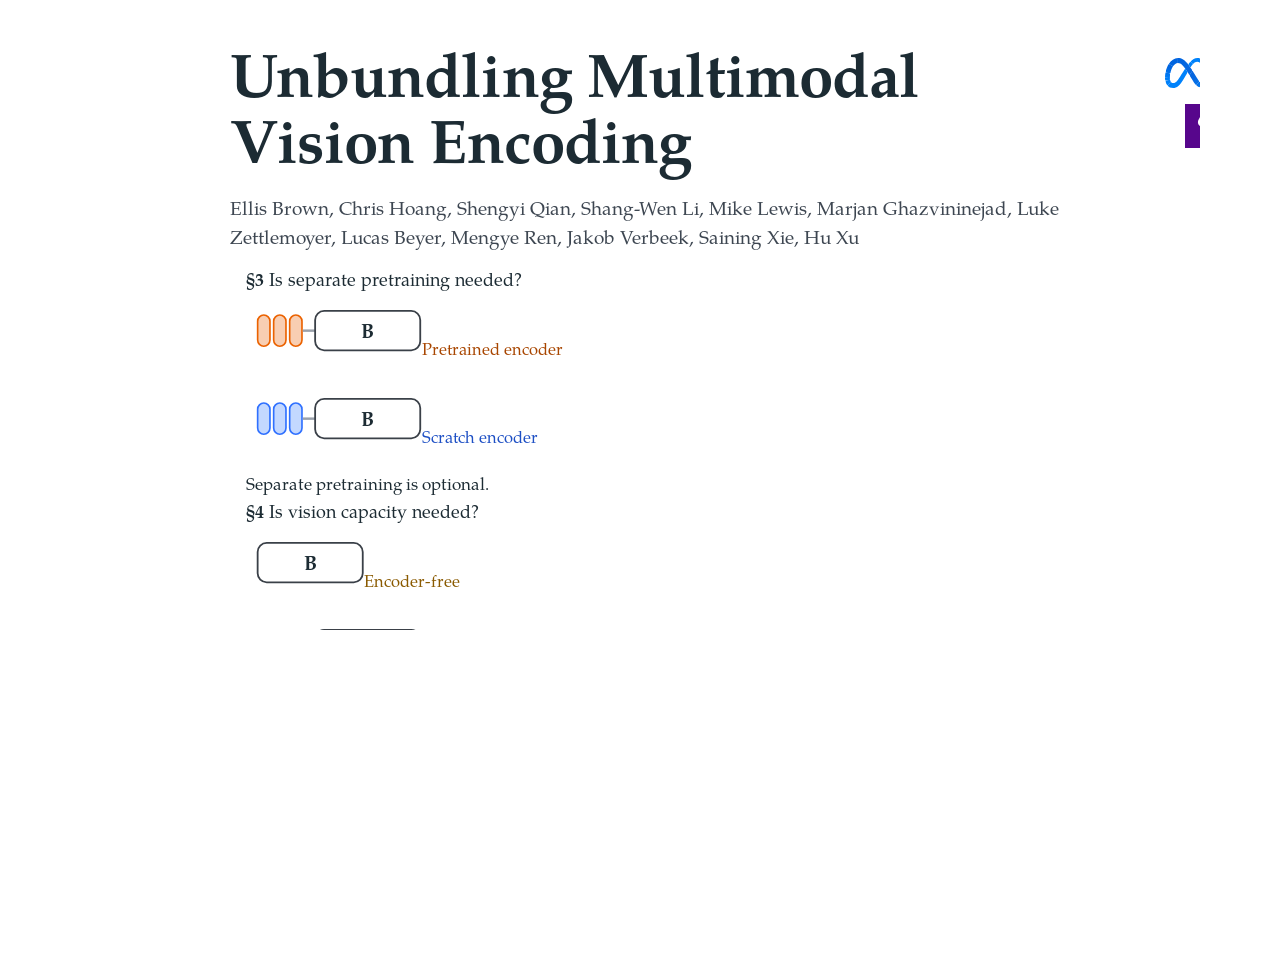
<file: tools/social-card.html>
<!DOCTYPE html>
<!-- Source for static/img/social-card.png (1200x630). Render: see README ("Social card"). -->
<html lang="en">
<head>
<meta charset="utf-8">
<link rel="stylesheet" href="../static/css/style.css">
<style>
  html, body { margin: 0; width: 1200px; height: 630px; overflow: hidden; background: #fff; }
  .sc { box-sizing: border-box; width: 1200px; height: 630px; padding: 50px 58px 46px; display: flex; flex-direction: column; justify-content: space-between; }
  .top { display: flex; justify-content: space-between; align-items: flex-start; gap: 30px; }
  h1 { font-size: 62px; line-height: 1.06; margin: 0; letter-spacing: -0.015em; }
  .by { font-size: 19px; color: #3d4651; margin-top: 16px; line-height: 1.5; max-width: 860px; }
  .by sup { font-size: .7em; }
  .lg { display: flex; flex-direction: column; align-items: flex-end; gap: 16px; padding-top: 8px; }
  .lg .m { height: 30px; } .lg .n { height: 44px; }
  .url { margin-top: auto; display: none; }
  .teaser { margin: 0; width: auto; left: auto; transform: none; padding: 14px 16px 14px; }
  .teaser .replay { display: none; }
  .t-top { margin-bottom: 12px; }
  .q-h { font-size: 18px; } .opt .lab { font-size: 16.5px; } .q-a { font-size: 17px; } .opt { padding: 9px 10px 8px; margin-bottom: 10px; }
</style>
</head>
<body>
<div class="sc">
  <div class="top">
    <div>
      <h1>Unbundling Multimodal<br>Vision Encoding</h1>
      <div class="by">Ellis Brown, Chris Hoang, Shengyi Qian, Shang-Wen Li, Mike Lewis, Marjan Ghazvininejad, Luke Zettlemoyer, Lucas Beyer, Mengye Ren, Jakob Verbeek, Saining Xie, Hu Xu</div>
    </div>
    <div class="lg"><img class="m" src="../static/img/meta.svg" alt="Meta"><img class="n" src="../static/img/nyu.svg" alt="NYU"></div>
  </div>
  <div class="teaser">
    <div class="t-grid">
      <div class="q answered"><div class="q-h"><b>§3</b> Is separate pretraining needed?</div>
        <div class="opts"><div class="opt alt"><span class="radio"></span><span class="g" data-glyph="pretrained" data-h="46"></span><span class="lab c-pre">Pretrained encoder</span></div>
        <div class="opt pick"><span class="radio"></span><span class="g" data-glyph="scratch" data-h="46"></span><span class="lab c-enc">Scratch encoder</span></div></div>
        <div class="q-a">Separate pretraining is optional.</div></div>
      <div class="q answered"><div class="q-h"><b>§4</b> Is vision capacity needed?</div>
        <div class="opts"><div class="opt alt"><span class="radio"></span><span class="g" data-glyph="free" data-h="46"></span><span class="lab c-ef">Encoder-free</span></div>
        <div class="opt pick"><span class="radio"></span><span class="g" data-glyph="scratch" data-h="46"></span><span class="lab c-enc">Scratch encoder</span></div></div>
        <div class="q-a">Dedicated vision capacity is key.</div></div>
      <div class="q answered"><div class="q-h"><b>§5</b> Must capacity precede fusion?</div>
        <div class="opts"><div class="opt alt"><span class="radio"></span><span class="g" data-glyph="scratch" data-h="46"></span><span class="lab c-enc">Pre-fusion capacity</span></div>
        <div class="opt pick"><span class="radio"></span><span class="g" data-glyph="infusion" data-h="46"></span><span class="lab c-enc">In-fusion capacity</span></div></div>
        <div class="q-a">Vision capacity can move in-fusion.</div></div>
    </div>
  </div>
</div>
<script src="../static/js/viz.js"></script>
<script>
  document.documentElement.classList.add("static");
  document.querySelectorAll("[data-glyph]").forEach((el) => { el.innerHTML = Viz.glyph(el.dataset.glyph, { height: +el.dataset.h }); });
</script>
</body>
</html>
</file>
<file: static/css/style.css>
/* ==========================================================================
   Unbundling Multimodal Vision Encoding: project page.
   Palatino (bundled TeX Gyre Pagella where Palatino isn't installed), the paper's palette, one accent (teal).
   Figures are framed as title, finding, legend, chart and caption; anim.js draws the teaser and the protocol grid.
   ========================================================================== */

@font-face { font-family: "Pagella"; src: url("../fonts/pagella-regular.woff2") format("woff2"); font-weight: 400; font-style: normal; font-display: swap; }
@font-face { font-family: "Pagella"; src: url("../fonts/pagella-italic.woff2") format("woff2"); font-weight: 400; font-style: italic; font-display: swap; }
@font-face { font-family: "Pagella"; src: url("../fonts/pagella-bold.woff2") format("woff2"); font-weight: 700; font-style: normal; font-display: swap; }
@font-face { font-family: "Pagella"; src: url("../fonts/pagella-bolditalic.woff2") format("woff2"); font-weight: 700; font-style: italic; font-display: swap; }

:root {
  --serif: "Palatino", "Palatino Linotype", "Book Antiqua", "Pagella", Georgia, serif;
  --mono: ui-monospace, SFMono-Regular, Menlo, Consolas, monospace;
  --ink: #1c2b33;
  --ink-2: #3d4651;
  --muted: #5e6773;
  --faint: #8a929c;
  --rule: #e1e4e8;
  --rule-2: #eceef1;
  --panel: #f5f6f7;
  --panel-border: #e3e6ea;

  /* recipe colors (paper palette); the -d shades are for text */
  --enc: #2f70ff;  --enc-d: #1d4fc4;
  --pre: #eb6200;  --pre-d: #a84600;
  --ef: #ea9600;   --ef-d: #8a5a00;
  --inf: #d72090;  --inf-d: #a8126c;
  --mot: #a169da;  --mot-d: #7340b8;

  /* the one accent: teal, as in the paper's Figure 1 */
  --accent: #008681;
  --accent-d: #006b67;
  --accent-light: #e6f3f2;
  --link-line: rgba(0, 134, 129, .38);

  --col: 720px;
  --wide: 980px;
  --tabs-h: 0px;
}

* { box-sizing: border-box; }
html { scroll-behavior: smooth; scroll-padding-top: calc(var(--tabs-h) + 20px); }
@media (prefers-reduced-motion: reduce) { html { scroll-behavior: auto; } }
html.static *, html.static *::before, html.static *::after { transition: none !important; }
/* reduced motion: no hover or state fades either, as with ?static */
@media (prefers-reduced-motion: reduce) { *, *::before, *::after { transition: none !important; } }
body {
  margin: 0; background: #fff; color: var(--ink);
  font-family: var(--serif); font-size: 19px; line-height: 1.6;
  -webkit-font-smoothing: antialiased; text-rendering: optimizeLegibility; font-kerning: normal;
}
/* links: ink text over a quiet teal rule that fills in on hover */
a { color: var(--ink); text-decoration: none; background-image: linear-gradient(var(--accent), var(--accent)), linear-gradient(var(--link-line), var(--link-line)); background-size: 0 2px, 100% 1px; background-position: 0 100%, 0 100%; background-repeat: no-repeat; transition: background-size .28s cubic-bezier(.2, .7, .3, 1), color .15s; }
a:hover { background-size: 100% 2px, 100% 1px; }
a.plain, .btn, .toc a, .tabs a, .hanchor, .foot a, .au a { background-image: none; }
b, strong { font-weight: 700; }
sup { line-height: 0; }
p { text-wrap: pretty; }
/* keeps a hyphenated term (in-fusion) from breaking across lines in a heading */
.nw { white-space: nowrap; }

.page { max-width: calc(var(--col) + 48px); margin: 0 auto; padding: 0 24px; }
.wide { width: min(var(--wide), calc(100vw - 40px)); position: relative; left: 50%; transform: translateX(-50%); }
.wide.narrowish { width: min(820px, calc(100vw - 40px)); }

/* recipe-colored words */
.c-enc { color: var(--enc-d); }
.c-pre { color: var(--pre-d); }
.c-ef { color: var(--ef-d); }
.c-inf { color: var(--inf-d); }
.c-mot { color: var(--mot-d); }

/* ------------------------------------------------------------------ header */
.hero { text-align: center; padding: 50px 0 4px; }
.hero h1 { font-size: clamp(34px, 5.4vw, 52px); line-height: 1.1; letter-spacing: -0.012em; margin: 0 auto 20px; font-weight: 700; max-width: 15em; }
.authors { font-size: 19.5px; line-height: 1.75; width: min(1000px, calc(100vw - 36px)); position: relative; left: 50%; transform: translateX(-50%); }
.au-row { text-wrap: balance; }
.au-row + .au-row { margin-top: 1px; }
.au { white-space: nowrap; margin: 0 .4em; }
.au a { color: var(--ink); border-bottom: 1px solid transparent; transition: border-color .15s; }
.au a:hover { border-bottom-color: var(--link-line); }
.au sup { font-size: 0.72em; margin-left: 1px; color: var(--ink-2); }
.mk { display: inline-block; vertical-align: 0.42em; margin-left: 2px; }
.mk.m { height: 0.5em; }
.mk.n { height: 0.74em; vertical-align: 0.3em; margin-left: 1px; }
.logos { display: flex; justify-content: center; align-items: center; gap: 30px; margin: 16px 0 6px; }
.logos .logo-meta { height: 26px; }
.logos .logo-nyu { height: 38px; }
.notes { font-size: 16px; color: var(--muted); margin: 4px 0 18px; }
.notes sup { font-size: .8em; }
/* two footnotes side by side, centered, each kept on one line */
.notes span { white-space: nowrap; display: inline-block; margin: 0 .4em; }

.buttons { display: flex; flex-wrap: wrap; justify-content: center; gap: 10px; }
.btn {
  display: inline-flex; align-items: center; gap: 8px; padding: 8px 19px 8px 15px; border-radius: 999px;
  border: 1px solid #d9dde2; background: #f4f5f7; color: var(--ink); font-size: 17.5px;
  transition: background .15s, border-color .15s;
}
.btn svg { width: 18px; height: 18px; }
.btn:hover { background: #eceef1; border-color: #c9ced4; }
.btn.primary { background: var(--accent); border-color: var(--accent); color: #fff; }
.btn.primary:hover { background: var(--accent-d); border-color: var(--accent-d); }
/* the threads: one pill split into a link for each, with its own hover, and a hairline between the two */
.btn.split { padding: 0 0 0 15px; gap: 0; overflow: hidden; }
.btn.split:hover { background: #f4f5f7; border-color: #d9dde2; }
.btn.split a { align-self: stretch; display: flex; align-items: center; padding: 8px 12px 8px 8px; background-image: none; transition: background .15s; }
.btn.split a + a { padding: 8px 17px 8px 12px; border-left: 1px solid #d9dde2; }
.btn.split a:hover { background: #eceef1; }
.btn.split a:focus-visible { outline: 2px solid var(--accent); outline-offset: -3px; }

/* ------------------------------------------------------------------ teaser: the three questions, answered in turn */
.teaser { margin: 34px 0 0; }
.teaser svg.anim { display: block; width: 100%; height: auto; background: #fff; border: 1px solid var(--panel-border); border-radius: 14px; }
/* the tall layout (phones): no taller than the screen allows */
.teaser.tall svg.anim { max-width: max(320px, calc((100vh - 110px) * 0.55)); margin-inline: auto; }
@supports (height: 100svh) { .teaser.tall svg.anim { max-width: max(320px, calc((100svh - 110px) * 0.55)); } }
.teaser .replay { display: flex; margin: 8px 0 0 auto; }
/* each question links to its section */
.teaser .q-hit { fill: transparent; }
.teaser .q-link:hover .q-hit { fill: #f4f9f9; }
.teaser .q-link:focus { outline: none; }
.teaser .q-link:focus-visible .q-hit { stroke: var(--accent); stroke-width: 2; }
/* protocol icons: the accent parts */
.t-acc { fill: var(--accent); }
.t-acc-s { stroke: var(--accent); }

/* replay control for the animated figures */
.replay { display: inline-flex; align-items: center; gap: 6px; border: 0; background: none; padding: 4px 2px; font: inherit; font-size: 15px; color: var(--faint); cursor: pointer; }
.replay svg { width: 12px; height: 12px; }
.replay:hover { color: var(--ink); }
.replay[hidden] { display: none; }

/* ------------------------------------------------------------------ summary + key message */
.summary { margin: 34px 0 0; }
.summary > p { margin: 0 0 18px; text-wrap: pretty; }
/* the findings follow the setup under their own small heading */
.summary .sum-head { margin: 0 0 8px; font-size: 14px; letter-spacing: .12em; text-transform: uppercase; color: var(--faint); }
.summary ul { list-style: none; padding: 0; margin: 0; }
.summary li { position: relative; padding-left: 24px; margin: 0 0 14px; text-wrap: pretty; }
.summary li::before { content: ""; position: absolute; left: 5px; top: .72em; width: 7px; height: 7px; border-radius: 50%; background: var(--accent); }
/* section links at the end of each summary point: teal text over the page's link rule, which fills in on hover */
.jump { font-size: 16.5px; color: var(--accent-d); white-space: nowrap; }
.jump:hover { color: var(--accent); }
.key {
  margin: 26px 0 8px; background: var(--accent); color: #fff; border-radius: 14px; padding: 20px 28px 21px;
  text-align: center; font-size: 23px; line-height: 1.38; box-shadow: 0 1px 0 rgba(0, 0, 0, .04);
}
.key p { margin: 0; }
.key b { font-weight: 700; }
/* the placement caption's key: inline copies of the strips' gray layers and blue modules */
.strip-key svg { display: inline-block; vertical-align: -1px; margin: 0 1px; }

/* ------------------------------------------------------------------ sections */
section { margin-top: 72px; }
section.summary { margin-top: 34px; }
.kicker { font-size: 14.5px; letter-spacing: .12em; text-transform: uppercase; color: #737b85; margin: 0 0 4px; display: flex; align-items: center; justify-content: space-between; gap: 12px; }
/* the section number, set apart by space (no separator) */
.kicker .sec { margin-right: .7em; }
/* §3–§5 kickers ask the section's question, styled like the teaser's question lines: teal number, dark semibold text */
.kicker.kq { font-size: 19px; line-height: 1.35; letter-spacing: 0; text-transform: none; color: var(--ink); font-weight: 600; margin-bottom: 6px; }
.kicker.kq .sec { color: var(--accent-d); margin-right: .45em; }
.kicker > span:first-child { min-width: 0; }
.kicker .swap { flex: none; display: inline-flex; align-items: center; gap: 7px; letter-spacing: 0; text-transform: none; color: var(--faint); font-size: 16px; }
.kicker .swap .g { line-height: 0; }
.kicker .swap .g.from { opacity: .45; }
h2 { font-size: 34px; line-height: 1.18; margin: 0 0 10px; font-weight: 700; letter-spacing: -0.005em; text-wrap: balance; }
h2 .hanchor { margin-left: 10px; font-size: .6em; font-weight: 400; color: var(--faint); opacity: 0; transition: opacity .15s, color .15s; vertical-align: 3px; }
h2:hover .hanchor, h2 .hanchor:focus-visible { opacity: 1; }
h2 .hanchor:hover { color: var(--accent-d); }
h3 { font-size: 24px; margin: 40px 0 8px; font-weight: 700; text-wrap: balance; }
h4 { font-size: 18.5px; margin: 0 0 5px; font-weight: 700; text-wrap: balance; }
p { margin: 0 0 16px; hyphens: manual; }
.metrics { font-size: 17px; color: var(--ink-2); margin: 16px 0 0; }
/* a term that lists its benchmarks (main.js: benchmark terms) */
.bench { font: inherit; color: inherit; background: none; border: 0; padding: 0; cursor: pointer; text-decoration: underline dotted; text-decoration-color: var(--faint); text-decoration-thickness: 1.5px; text-underline-offset: 3px; }
.bench:hover, .bench[aria-expanded="true"] { text-decoration-color: currentColor; }
.bench:focus-visible { outline: 2px solid var(--accent); outline-offset: 2px; border-radius: 3px; }

/* ------------------------------------------------------------------ figures: title, finding, legend, chart, caption */
figure { margin: 34px 0 38px; }
.viz .vh { display: flex; justify-content: space-between; align-items: flex-start; gap: 14px 22px; }
.viz .vh h4 { font-size: 20px; line-height: 1.3; margin: 0 0 12px; text-wrap: balance; }
.viz .ytitle { font-size: 15.5px; color: var(--ink); margin: 10px 0 0; }
/* a caption opens with the figure's point in bold, then the details (the paper's caption style) */
figcaption { font-size: 16px; line-height: 1.52; color: var(--muted); margin: 14px 0 0; max-width: var(--col); text-wrap: pretty; }
figcaption b { color: var(--ink); font-weight: 700; }
.chart { width: 100%; }
.chart svg { display: block; overflow: visible; }
.chart text, .bundle text, .schematic text, .glyph text, .anim text { font-family: var(--serif); }
.viz .vh-tools { flex: none; display: flex; align-items: center; gap: 14px; }
.viz svg.anim { display: block; width: 100%; height: auto; }
/* figure builds (main.js): a chart's marks stay hidden until its build starts, then land in order */
.pre-build [data-b] { opacity: 0; }
.chart [data-b="pt"] { transform-box: fill-box; transform-origin: center; }
.chart [data-b="bar"], .chart [data-b="add"], .chart [data-b="fill"] { transform-box: fill-box; transform-origin: 0 50%; }
.tnum { font-variant-numeric: tabular-nums; }
.hit-row { cursor: default; }
.hit-row.on { fill: rgba(28, 43, 51, .035); }
.sub-title { font-weight: 700; font-size: 17.5px; line-height: 1.3; text-wrap: balance; }
/* side-by-side charts: titles, legends, axis titles and charts share rows, so the two charts start at the same height */
.two-up { display: grid; grid-template-columns: 1fr 1fr; column-gap: 34px; }
.two-up .sub { min-width: 0; display: grid; grid-row: span 4; grid-template-rows: subgrid; }

.legend { display: flex; flex-wrap: wrap; gap: 4px 18px; font-size: 16px; color: var(--ink-2); align-items: center; margin: 0 0 4px; }
.legend.center { justify-content: center; margin-top: 10px; }
.legend.tight { font-size: 15.5px; gap: 2px 14px; margin: 0 0 2px; }
.legend .li { display: inline-flex; align-items: center; gap: 6px; white-space: nowrap; }
.legend .li svg { display: block; }
.legend .sw { width: 13px; height: 13px; border-radius: 2px; background: var(--c); }
.legend[hidden] { display: none; }
.sw { display: inline-block; width: 18px; height: 13px; border-radius: 4px; border: 1.5px solid; }
.sw.sw-shared { background: #eceef0; border-color: #a9afb7; }
.sw.sw-text { background: #e6f2df; border-color: #6fb35f; }
.sw.sw-vis { background: #e3ecff; border-color: #2f70ff; }
.sw-n { display: inline-grid; place-items: center; width: 17px; height: 17px; border: 1.4px solid #6d7580; border-radius: 5px; font-size: 11.5px; line-height: 1; color: #3d4651; }

.seg { flex: none; display: inline-flex; border: 1px solid #d5d9de; border-radius: 999px; padding: 2px; background: #f4f5f7; }
.seg button { border: 0; background: transparent; font: inherit; font-size: 15.5px; color: var(--muted); padding: 4px 14px 3px; border-radius: 999px; cursor: pointer; }
.seg button[aria-pressed="true"] { background: #fff; color: var(--ink); box-shadow: 0 1px 2px rgba(28, 43, 51, .14); }

/* schematics */
/* main.js sets the columns (and, stacked, each schematic's width) from the drawings' widths, so both draw at one scale */
.schematics { display: grid; grid-template-columns: var(--sch-cols, 1.27fr 1fr); gap: 30px; align-items: start; }
.sch-t { font-size: 17px; color: var(--ink-2); margin: 0 0 6px; }
.sch svg { width: 100%; height: auto; display: block; }
/* pointing at a part explains it (main.js); pointing at a token dims what that token skips */
.schematic [data-tip] { cursor: help; }
.schematic .tip-on > rect:not(.hit), .schematic .tip-on > circle { stroke-width: 2.6px; }
.schematic [data-tip="stream"].tip-on > rect { fill: #e6e9ec; }
.schematic [data-tip="tstream"].tip-on > rect { fill: #e0eed8; }
.schematic [data-tip="vstream"].tip-on > rect { fill: #dbe6ff; }
.schematic .vis-only, .schematic .tstream, .schematic .vstream { transition: opacity .2s; }
.schematic.follow-text .vis-only, .schematic.follow-text .vstream, .schematic.follow-vision .tstream { opacity: .15; }
.schematic.follow-vision .vis-only rect { stroke-width: 2.8px; }

.video video { width: 100%; border-radius: 14px; border: 1px solid var(--panel-border); display: block; }

/* takeaways: the paper's takeaway box (thin teal frame, Teal100 at 15% fill, 4pt corners) */
.takeaway {
  margin: 30px 0 0; border: 1px solid var(--accent); background: #f3fbfa; border-radius: 5px;
  padding: 13px 20px 14px; font-size: 18.5px; line-height: 1.55; text-wrap: pretty;
}
.takeaway > b { display: block; margin-bottom: 2px; }

/* ------------------------------------------------------------------ bundle diagram + recipe table */
.bundle-grid { display: grid; grid-template-columns: 1.15fr 1fr; gap: 26px; align-items: center; }
.bundle-grid > * { min-width: 0; }
/* the recipe table needs about 420 px beside the diagram; in a narrower figure (beside the side list, or on tablets) the
   two stack, with the diagram kept to a readable size */
.bundle-fig { container-type: inline-size; }
@container (max-width: 939px) {
  .bundle-grid { grid-template-columns: 1fr; }
  .bundle { width: 100%; max-width: 540px; margin: 0 auto; }
  .recipes-col { width: 100%; max-width: 640px; margin: 0 auto; }
}
.recipes-col .hint { margin: 10px 0 0 6px; font-size: 15px; font-style: italic; color: var(--faint); }
.hint-tap { display: none; }
@media (hover: none) and (pointer: coarse) { .hint-hover { display: none; } .hint-tap { display: inline; } }
.bundle svg { width: 100%; height: auto; display: block; overflow: visible; }
.b-call { transition: opacity .45s; }
.b-call.dropped { opacity: .38; }
.b-call.dropped .ld { opacity: 0; }
.b-call .mk { font-weight: 700; }
.b-call:not(.dropped) .mk { fill: var(--accent); }
.b-call.dropped .mk { fill: #b23a3a; }
.recipes { border-collapse: separate; border-spacing: 0; font-size: 17px; width: 100%; }
.recipes th { font-size: 15px; font-weight: 400; color: var(--muted); text-align: center; padding: 0 6px 8px; white-space: nowrap; }
.recipes th:first-child { text-align: left; padding-left: 10px; }
.recipes td { padding: 9px 6px; text-align: center; border-top: 1px solid var(--rule); }
.recipes td:first-child { text-align: left; white-space: nowrap; padding-left: 10px; font-weight: 700; }
.recipes td:first-child .g { display: inline-block; vertical-align: middle; width: 78px; margin-right: 9px; line-height: 0; }
.recipes td:first-child .g svg { width: 100%; height: auto; }
.recipes td.y { color: var(--ink); font-size: 19px; }
.recipes td.n { color: #c3c8ce; font-size: 19px; }
.recipes tr[data-recipe] { cursor: pointer; transition: background .25s; }
.recipes tr[data-recipe]:hover td { background: #f6f7f8; }
.recipes tr.sel td { background: var(--accent-light) !important; }
.recipes tr.sel td:first-child { border-radius: 10px 0 0 10px; }
.recipes tr.sel td:last-child { border-radius: 0 10px 10px 0; }
.recipes tr:focus-visible { outline: 2px solid var(--accent); outline-offset: -2px; }

/* FAQ: collapsible questions between rules, as in the recipe table; the chevron turns when an answer opens */
.faq { margin: 18px 0 0; border-bottom: 1px solid var(--rule); }
.faq details { border-top: 1px solid var(--rule); }
.faq summary { display: flex; align-items: center; justify-content: space-between; gap: 18px; padding: 13px 2px; cursor: pointer; list-style: none; font-weight: 700; line-height: 1.4; }
.faq summary::-webkit-details-marker { display: none; }
.faq summary::after { content: ""; flex: none; width: 8px; height: 8px; margin-right: 4px; border-right: 1.8px solid var(--faint); border-bottom: 1.8px solid var(--faint); transform: translateY(-3px) rotate(45deg); transition: transform .2s, border-color .15s; }
.faq details[open] > summary::after { transform: translateY(2px) rotate(-135deg); }
.faq summary:hover::after { border-color: var(--accent); }
.faq summary:focus { outline: none; }
.faq summary:focus-visible { outline: 2px solid var(--accent); outline-offset: 2px; border-radius: 4px; }
.faq details > p { margin: -3px 0 17px; padding-right: 30px; font-size: 18px; line-height: 1.55; color: var(--ink-2); }

/* citation */
.bib { position: relative; }
.bib pre { background: var(--panel); border: 1px solid var(--panel-border); border-radius: 12px; padding: 16px 18px; font-size: 14.5px; line-height: 1.55; overflow-x: auto; margin: 0; font-family: var(--mono); color: var(--ink-2); }
.copy { position: absolute; top: 9px; right: 9px; border: 1px solid #d5d9de; background: #fff; border-radius: 8px; font: inherit; font-size: 14.5px; padding: 2px 10px; cursor: pointer; color: var(--muted); opacity: 0; transition: opacity .15s, color .15s; }
.bib:hover .copy, .copy:focus-visible { opacity: 1; }
.copy:hover { color: var(--ink); }
@media (hover: none) { .copy { opacity: 1; } }

/* footer */
.foot { max-width: calc(var(--col) + 48px); margin: 80px auto 0; padding: 22px 24px 40px; border-top: 1px solid var(--rule); display: flex; justify-content: space-between; gap: 16px; font-size: 16px; color: var(--faint); }
.foot a { color: var(--faint); }
.foot a:hover { color: var(--ink-2); }

/* tooltip */
.tip {
  position: fixed; top: 0; left: 0; z-index: 30; pointer-events: none; opacity: 0; transition: opacity .12s;
  background: #fff; border: 1px solid #dfe2e6; border-radius: 9px; box-shadow: 0 8px 28px rgba(28, 43, 51, .14);
  padding: 9px 13px 8px; font-size: 15.5px; line-height: 1.45; max-width: 360px;
}
.tip.on { opacity: 1; }
.tip-title { color: var(--muted); font-size: 14.5px; margin-bottom: 3px; }
.tip-row { display: flex; align-items: center; gap: 7px; white-space: nowrap; }
.tip-row b { font-variant-numeric: tabular-nums; min-width: 2.6em; }
.tip-row span:last-child { color: var(--ink-2); }
.tip-key { display: inline-flex; }
.tip-title.tip-name { color: var(--ink); font-weight: 700; font-size: 15.5px; }
.tip-text { max-width: 300px; color: var(--ink-2); }
/* a benchmark list takes the pointer while it is open, so its links can be clicked (main.js sets .live) */
.tip.pin, .tip.live { pointer-events: auto; }
/* links drawn inside an SVG figure (viz.js rich: [label](url)), underlined like the page's links */
.anim a.cite { background: none; text-decoration: underline; text-decoration-thickness: 1px; cursor: pointer; }
.anim a.cite:hover { fill: var(--accent-d); }
.tip-group { margin-top: 6px; }
.tip-cat { font-size: 13.5px; color: var(--muted); }
.tip-list { color: var(--ink-2); }
.tip-list a { color: inherit; white-space: nowrap; }
.tip-list a:hover { color: var(--ink); }
.tip-list a:focus-visible { outline: 2px solid var(--accent); outline-offset: 1px; border-radius: 2px; }
.tip-foot { margin-top: 7px; font-size: 13.5px; color: var(--faint); }
/* training-data examples (§2 metrics): a strip of images, the picked image's caption, then text excerpts */
.tip.wide { max-width: min(500px, calc(100vw - 16px)); }
.tip-data .tip-cat { margin-top: 10px; }
.tip-data .tip-cat + .ex-txt { margin-top: 2px; }
.ex-strip { display: grid; grid-template-columns: repeat(8, 1fr); gap: 5px; margin: 5px 0 8px; }
.ex-sel { display: grid; grid-template-columns: 124px 1fr; gap: 11px; align-items: start; }
.ex-sel img { width: 124px; height: 124px; border-radius: 5px; display: block; }
@media (max-width: 600px) { .ex-sel { grid-template-columns: 96px 1fr; } .ex-sel img { width: 96px; height: 96px; } }
.ex-thumb { padding: 0; border: 2px solid transparent; border-radius: 6px; background: none; cursor: pointer; line-height: 0; }
.ex-thumb img { width: 100%; height: auto; aspect-ratio: 1; object-fit: cover; border-radius: 4px; display: block; }
.ex-thumb[aria-pressed="true"] { border-color: var(--accent); }
.ex-thumb:focus-visible, .ex-next:focus-visible { outline: 2px solid var(--accent); outline-offset: 1px; }
.ex-cap { margin: 0; font-size: 14px; line-height: 1.45; color: var(--ink-2); height: 124px; overflow-y: auto; }
.ex-txt { height: 7.4em; margin-top: 2px; }
.ex-tier { margin-top: 3px; }
.ex-next { font: inherit; font-size: 13.5px; color: var(--muted); background: none; border: 0; padding: 2px 0 0; cursor: pointer; text-decoration: underline dotted; text-underline-offset: 3px; }
.ex-next:hover { color: var(--ink); }

/* ------------------------------------------------------------------ contents: side list on wide screens, menu below */
.toc .sec, .tabs .sec { color: var(--faint); font-variant-numeric: tabular-nums; margin-right: .45em; }
.toc a.on .sec, .tabs a.on .sec { color: var(--accent-d); }
.toc { display: none; }
/* below the side list's breakpoint: a sticky bar names the current section; its button opens every section, so none is cut off */
.tabs { position: sticky; top: 0; z-index: 20; background: rgba(255, 255, 255, .96); backdrop-filter: blur(6px); border-bottom: 1px solid var(--rule); margin: 0 -24px; padding: 0 24px; }
.tabs-btn { display: flex; align-items: center; gap: 9px; width: 100%; height: 47px; padding: 0; border: 0; background: none; font: inherit; font-size: 16px; color: var(--ink); cursor: pointer; text-align: left; }
.tabs-btn > svg { width: 16px; height: 16px; flex: none; color: var(--muted); }
.tabs-label { color: var(--faint); flex: none; }
.tabs-label::after { content: ""; display: inline-block; width: 1px; height: 15px; background: var(--rule); margin-left: 9px; vertical-align: -2px; }
.tabs-cur { flex: 1; min-width: 0; overflow: hidden; text-overflow: ellipsis; white-space: nowrap; }
.tabs-cur .sec { margin-right: .45em; }
.tabs-btn .tabs-chev { width: 12px; height: 12px; transition: transform .15s; }
.tabs.open .tabs-chev { transform: rotate(180deg); }
.tabs-btn:focus-visible { outline: 2px solid var(--accent); outline-offset: -2px; }
/* the list drops over the page, so opening it moves nothing */
.tabs ol { display: none; position: absolute; left: 0; right: 0; top: 100%; max-height: calc(100vh - 60px); overflow-y: auto; list-style: none; margin: 0; padding: 6px 24px 12px; border-top: 1px solid var(--rule); border-bottom: 1px solid var(--rule); background: #fff; box-shadow: 0 12px 20px -12px rgba(0, 0, 0, .22); }
.tabs.open ol { display: block; }
.tabs a { display: block; padding: 8px 0 8px 12px; border-left: 2px solid transparent; font-size: 16.5px; color: var(--ink-2); }
.tabs a:hover { color: var(--ink); }
.tabs a.on { color: var(--ink); border-left-color: var(--accent); }
:root { --tabs-h: 48px; }
/* The side list needs 236 px left of the wide figures. Up to about 1450 px the page shifts right by --side (0 to 232 px)
   to make that room, and wide figures narrow to what is left, so the list fits from 1080 px up. */
@media (min-width: 1080px) {
  :root { --side: clamp(0px, calc(1452px - 100vw), 232px); --wide: min(980px, calc(100vw - var(--side) - 40px)); --tabs-h: 0px; }
  body { padding-left: var(--side); }
  .wide.narrowish { width: min(820px, var(--wide)); }
  .authors { width: min(1000px, calc(var(--wide) + 20px)); }
  .tabs { display: none; }
  .toc {
    display: block; position: fixed; top: 96px; width: 196px;
    left: max(20px, calc((100vw + var(--side) - var(--wide)) / 2 - 232px)); font-size: 15.5px; line-height: 1.38;
  }
  .toc .toc-label { font-size: 13.5px; letter-spacing: .12em; text-transform: uppercase; color: #737b85; margin: 0 0 10px; }
  .toc ol { list-style: none; margin: 0; padding: 0; border-left: 2px solid var(--rule-2); }
  .toc a { display: block; color: var(--muted); padding: 5px 0 5px 14px; margin-left: -2px; border-left: 2px solid transparent; transition: color .15s, border-color .15s; }
  .toc .sec { display: inline-block; min-width: 2.35em; margin-right: 0; }
  /* a label that wraps (Beyond lifetime compute) continues under its first word, not under the § number */
  .toc a:not(.sub) { padding-left: calc(14px + 2.35em); text-indent: -2.35em; }
  .toc .sec { text-indent: 0; }
  .toc ol ol { border-left: 0; }
  .toc a.sub { padding-left: calc(14px + 2.35em); padding-top: 2px; font-size: 14.5px; }
  /* a hooked arrow (down, then right) marks the one nested entry */
  .toc a.sub::before {
    content: ""; display: inline-block; width: 13px; height: 11px; margin-right: 6px; vertical-align: 0;
    background-color: var(--faint); -webkit-mask: url("data:image/svg+xml,%3Csvg xmlns='http://www.w3.org/2000/svg' viewBox='0 0 13 11'%3E%3Cg fill='none' stroke='%23000' stroke-width='1.3' stroke-linecap='round' stroke-linejoin='round'%3E%3Cpath d='M1.5 .8v4.7q0 3 3 3H11'/%3E%3Cpath d='M8.6 6.2l2.6 2.3-2.6 2.3'/%3E%3C/g%3E%3C/svg%3E") no-repeat center / contain; mask: url("data:image/svg+xml,%3Csvg xmlns='http://www.w3.org/2000/svg' viewBox='0 0 13 11'%3E%3Cg fill='none' stroke='%23000' stroke-width='1.3' stroke-linecap='round' stroke-linejoin='round'%3E%3Cpath d='M1.5 .8v4.7q0 3 3 3H11'/%3E%3Cpath d='M8.6 6.2l2.6 2.3-2.6 2.3'/%3E%3C/g%3E%3C/svg%3E") no-repeat center / contain;
  }
  .toc a.sub.on::before { background-color: var(--accent); }
  .toc a:hover { color: var(--ink); }
  .toc a.on { color: var(--ink); border-left-color: var(--accent); }
}

/* ------------------------------------------------------------------ narrower screens */
@media (max-width: 900px) {
  .two-up { grid-template-columns: 1fr; gap: 26px; }
  .two-up .sub { display: block; grid-row: auto; }
  .ytitle.spacer { display: none; }
  .bundle-grid { grid-template-columns: 1fr; }
  .schematics { grid-template-columns: 1fr; }
  .sch svg { width: calc(100% * var(--sch-w, 1)); }
}
@media (max-width: 600px) {
  body { font-size: 17.5px; }
  .page { padding: 0 18px; }
  .tabs { margin: 0 -18px; padding: 0 18px; }
  .tabs ol { padding: 6px 18px 12px; }
  .hero { padding-top: 40px; }
  .authors { font-size: 16.5px; }
  .notes { font-size: 15px; }
  .buttons { display: grid; grid-template-columns: repeat(2, minmax(0, 148px)); justify-content: center; gap: 9px; }
  .btn { justify-content: center; font-size: 16.5px; }
  .btn.split { padding-left: 12px; }
  .btn.split a { padding: 8px 9px 8px 7px; }
  .btn.split a + a { padding: 8px 13px 8px 9px; }
  h2 { font-size: 28px; }
  .kicker { font-size: 13.5px; }
  .kicker.kq { font-size: 17px; }
  /* recipe glyphs are wider than tall; drawn a little smaller, the pair stays on the kicker's line */
  .kicker .swap { gap: 5px; }
  .kicker .swap svg { height: 17px; width: auto; }
  .viz .vh { flex-wrap: wrap; }
  .viz .vh h4 { font-size: 18.5px; }
  figcaption { font-size: 15px; }
  .legend { font-size: 15px; }
  .key { font-size: 19px; padding: 16px 18px; }
  .takeaway { font-size: 16.5px; padding: 11px 14px 12px; }
  .faq details > p { font-size: 16.5px; padding-right: 0; }
  .recipes { font-size: 14px; }
  .recipes th { padding: 0 3px 6px; font-size: 12.5px; }
  .recipes td { padding: 7px 3px; }
  .recipes td:first-child { padding-left: 6px; }
  .recipes td:first-child .g { width: 56px; margin-right: 5px; }
}
/* the recipe table's glyphs share one width, so the B's line up; the smallest phones get narrower ones to keep the table on screen */
@media (max-width: 370px) {
  .recipes td:first-child .g { width: 46px; }
}
</file>
